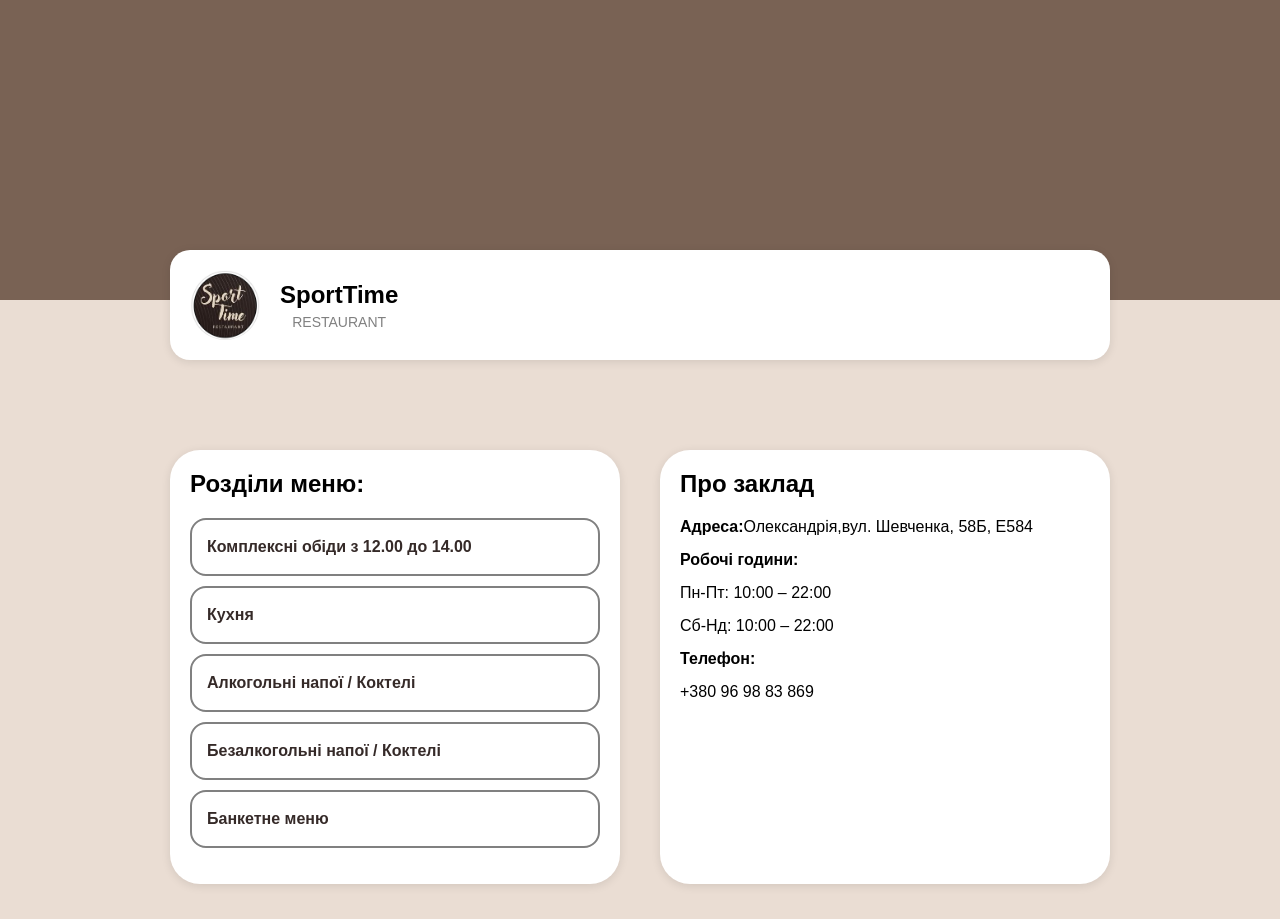
<file: index.html>
<!DOCTYPE html>
<html lang="uk">
  <head>
    <meta charset="UTF-8" />
    <meta name="viewport" content="width=device-width, initial-scale=1.0" />
    <link rel="stylesheet" href="style.css" />
    <title>SportTime</title>
  </head>
  <body>
    <!-- Хедер -->
    <div class="header">
      <div class="header-bg"></div>
    </div>

    <!-- Інформація про ресторан -->
    <div class="container">
      <div class="restaurant-info">
        <img src="header/logo.png" alt="Логотип" class="logo" />
        <div class="restaurant-details">
          <h1>SportTime</h1>
          <p>RESTAURANT</p>
        </div>
      </div>

      <!-- Основний контент -->
      <div class="content">
        <!-- Секція меню -->
        <div class="menu-sections">
          <h2>Розділи меню:</h2>
          <ul>
            <li>
              <a href="">Комплексні обіди з 12.00 до 14.00</a>
            </li>
            <li><a href="index2.html">Кухня</a></li>
            <li><a href="index3.html">Алкогольні напої / Коктелі</a></li>
            <li><a href="index4.html">Безалкогольні напої / Коктелі</a></li>
            <li><a href="index5.html">Банкетне меню</a></li>
          </ul>
        </div>

        <!-- Секція про заклад -->
        <div class="about-restaurant">
          <h2>Про заклад</h2>
          <ul>
            <li>
              <strong>Адреса:</strong>Олександрія,вул. Шевченка, 58Б, E584
            </li>
            <li><strong>Робочі години:</strong></li>
            <p>Пн-Пт: 10:00 – 22:00</p>
            <p>Сб-Нд: 10:00 – 22:00</p>
            <li><strong>Телефон:</strong></li>
            <p>+380 96 98 83 869</p>
            <!-- <li><strong>Соц мережі:</strong></li> -->
            <!-- <p><a href="">Instagram</a></p> -->
          </ul>
        </div>
      </div>
    </div>
  </body>
</html>
</file>
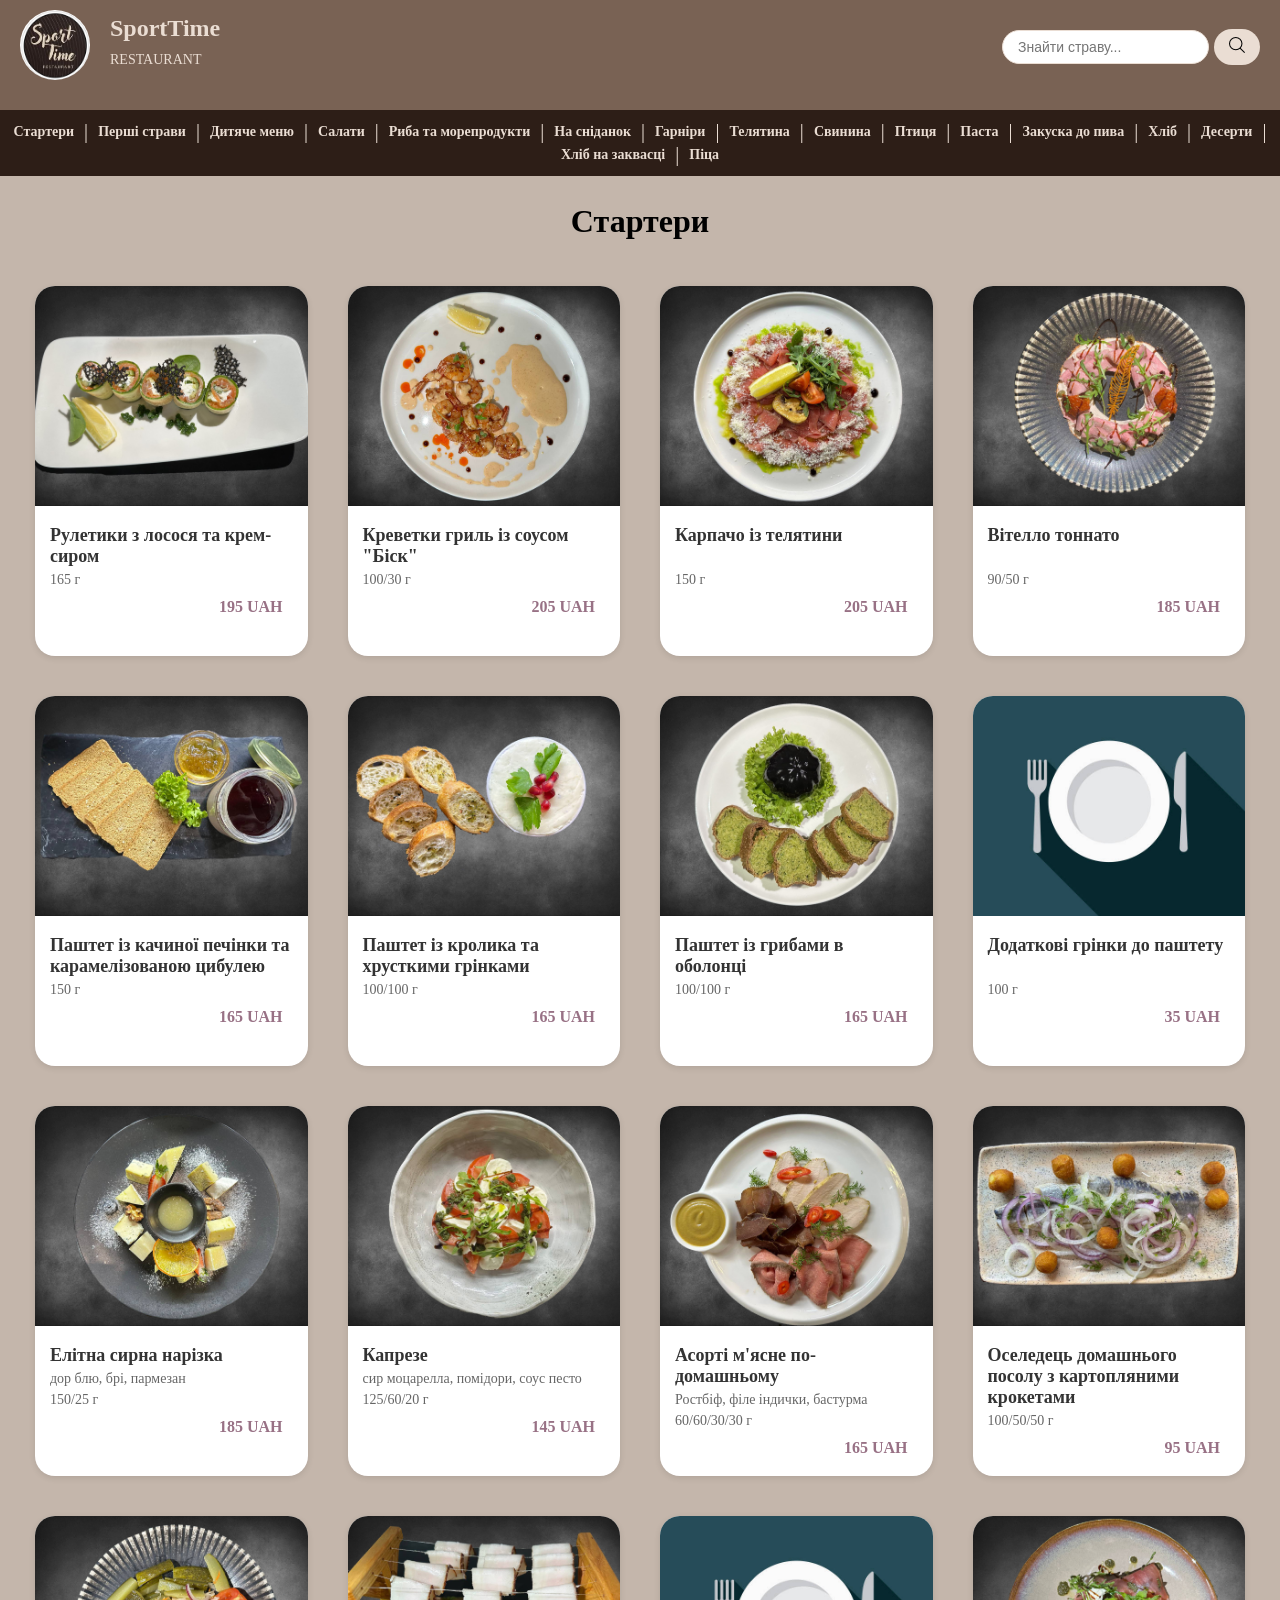
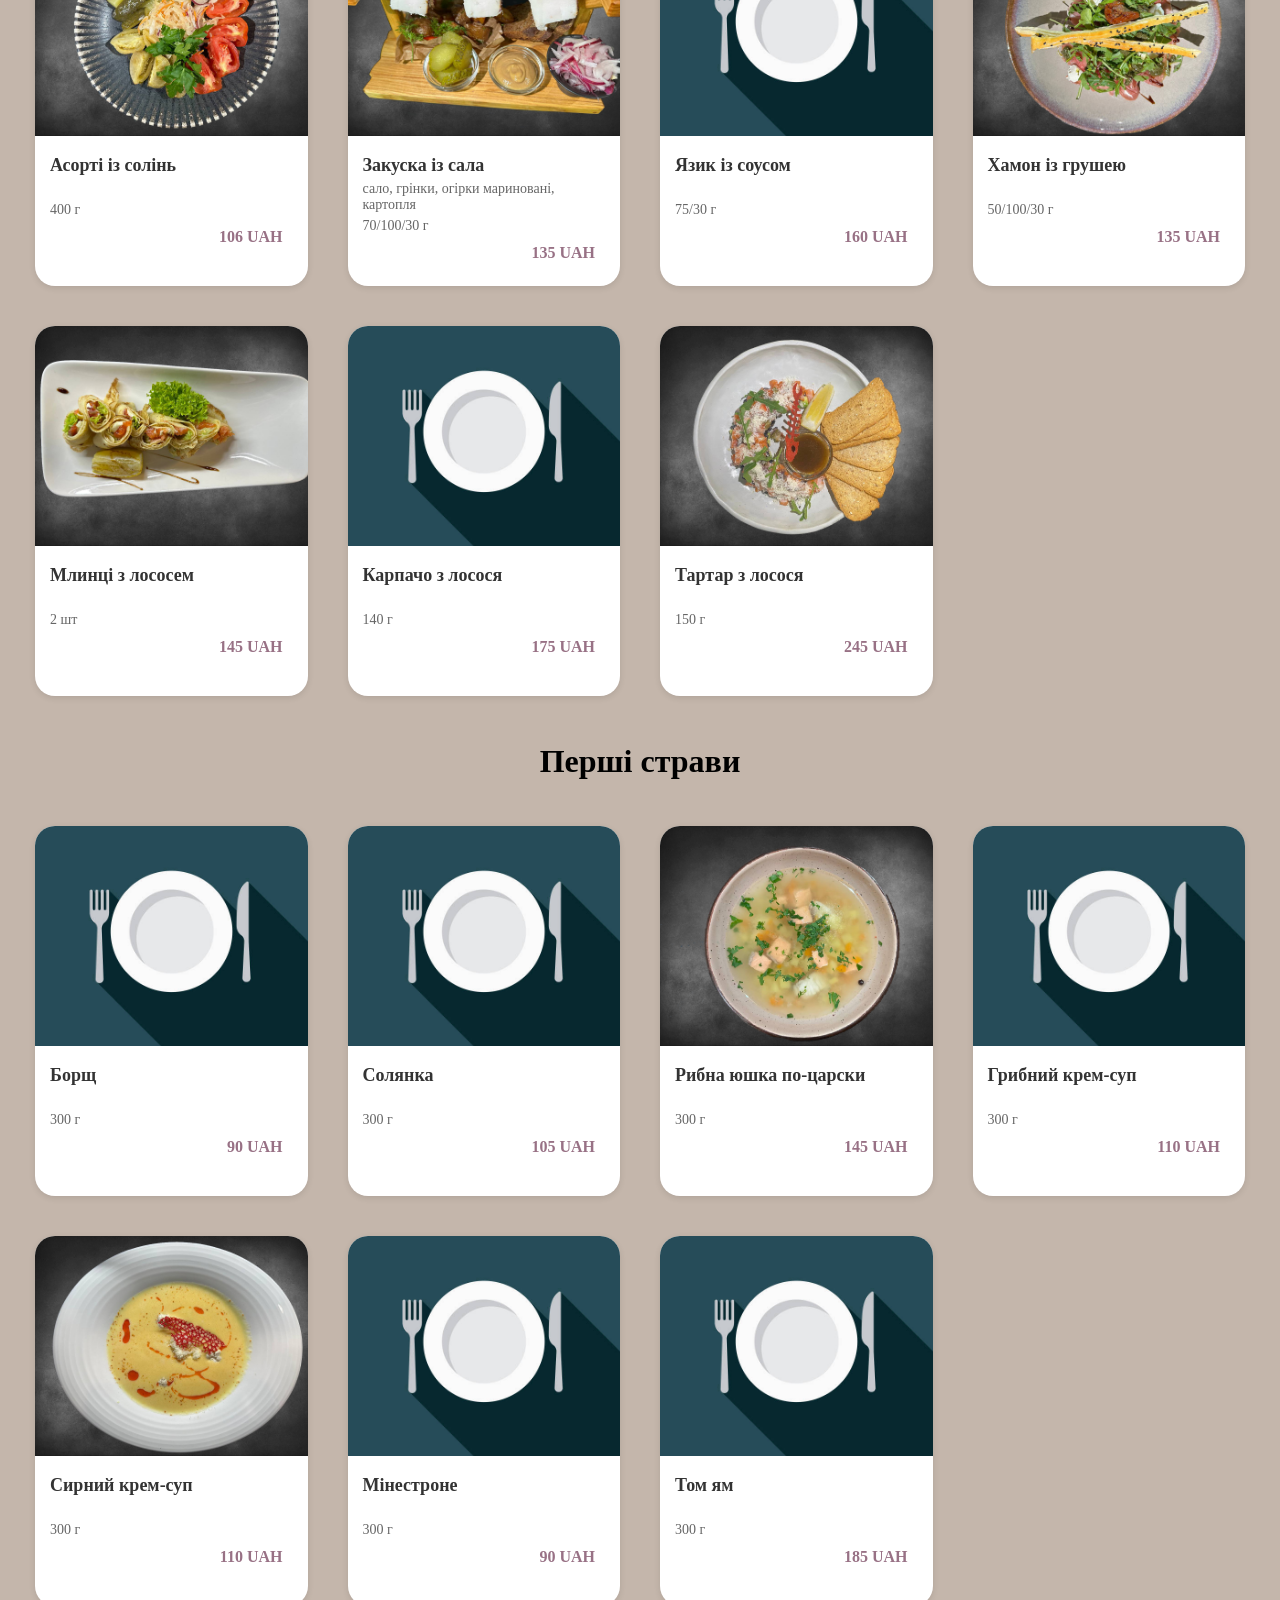
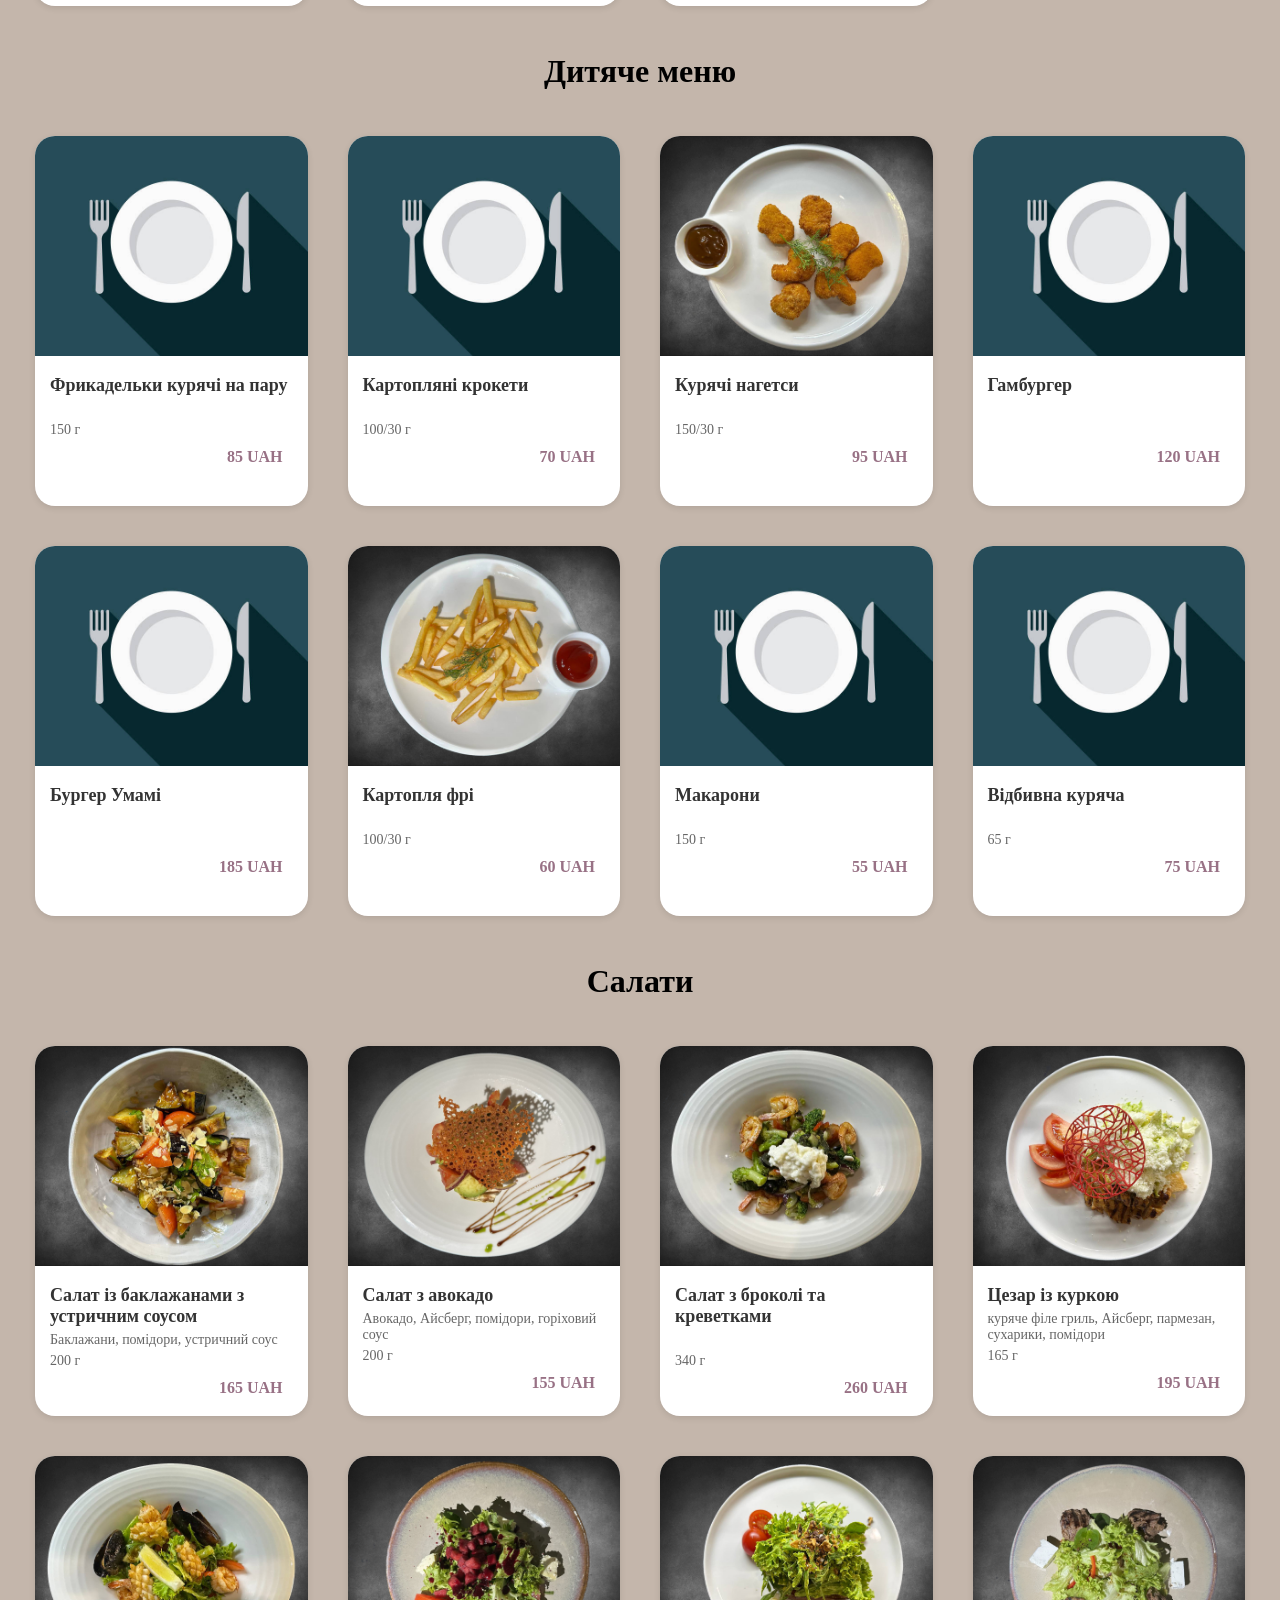
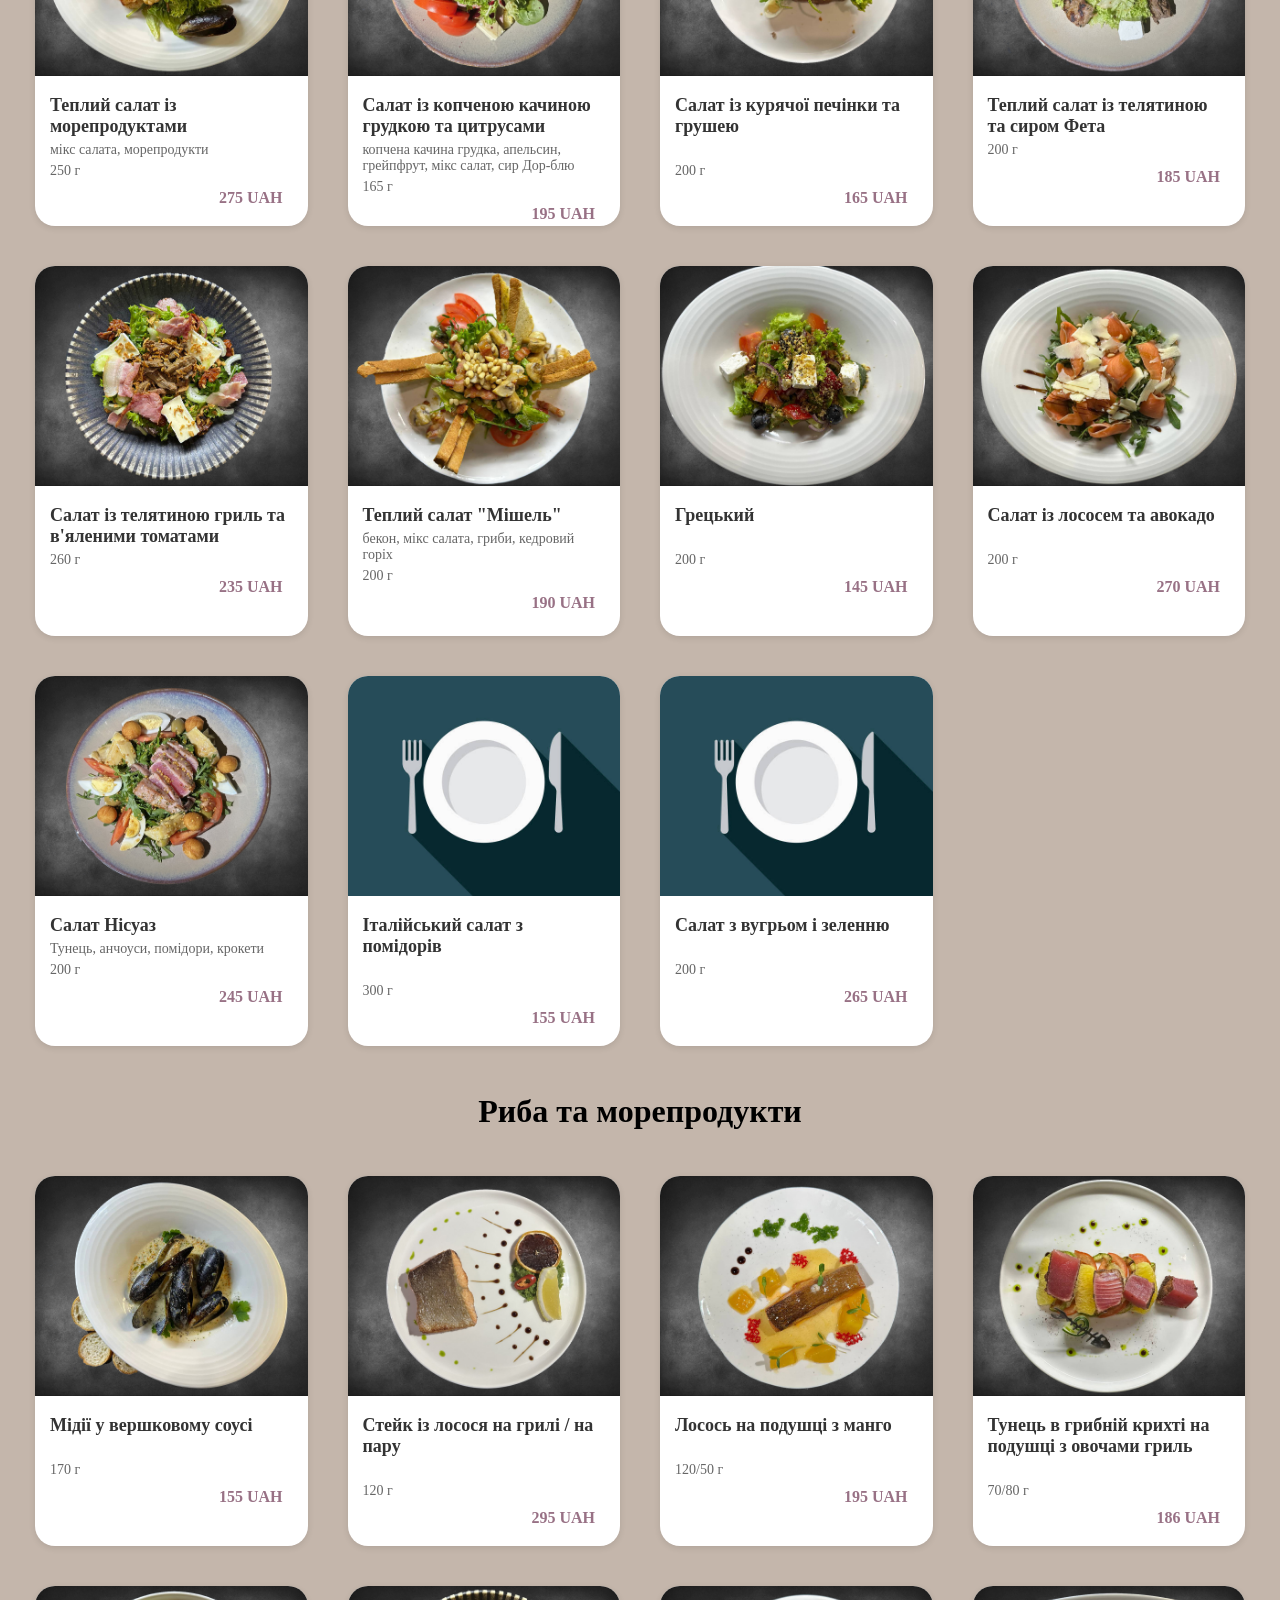
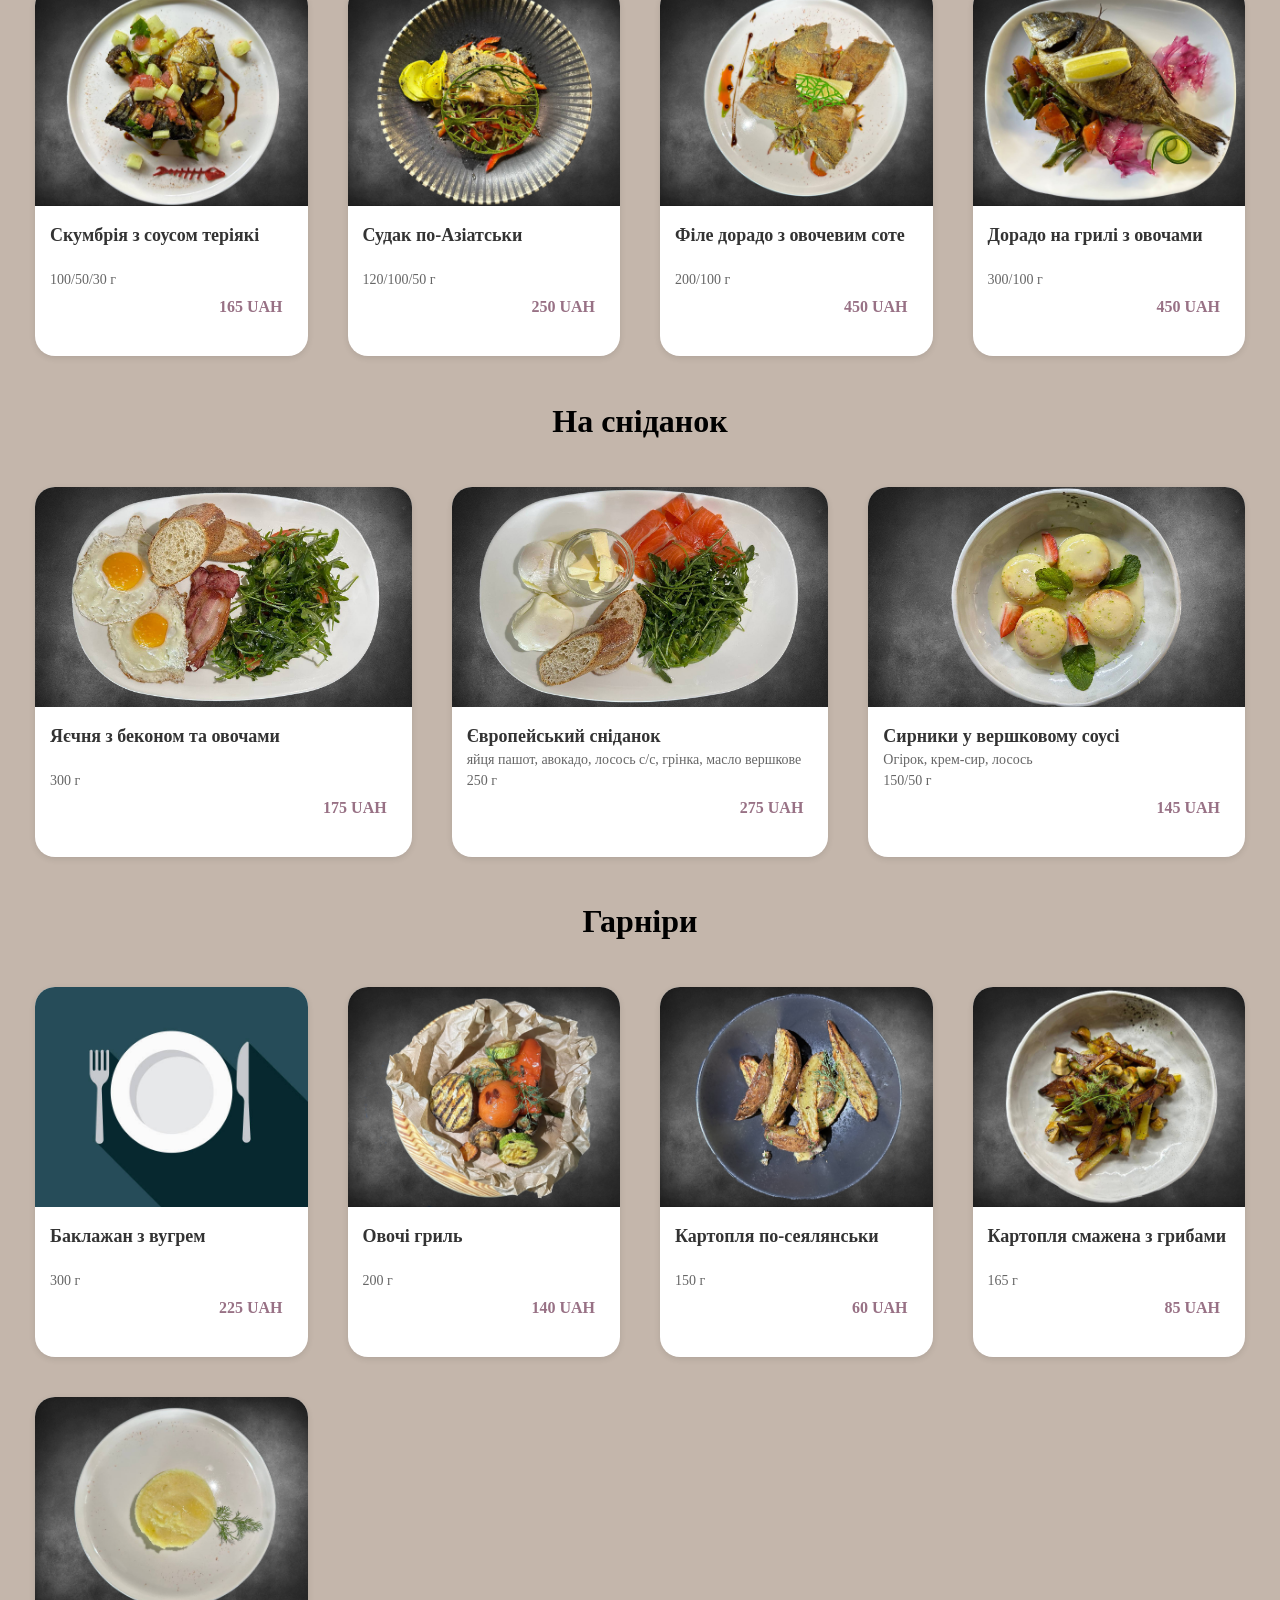
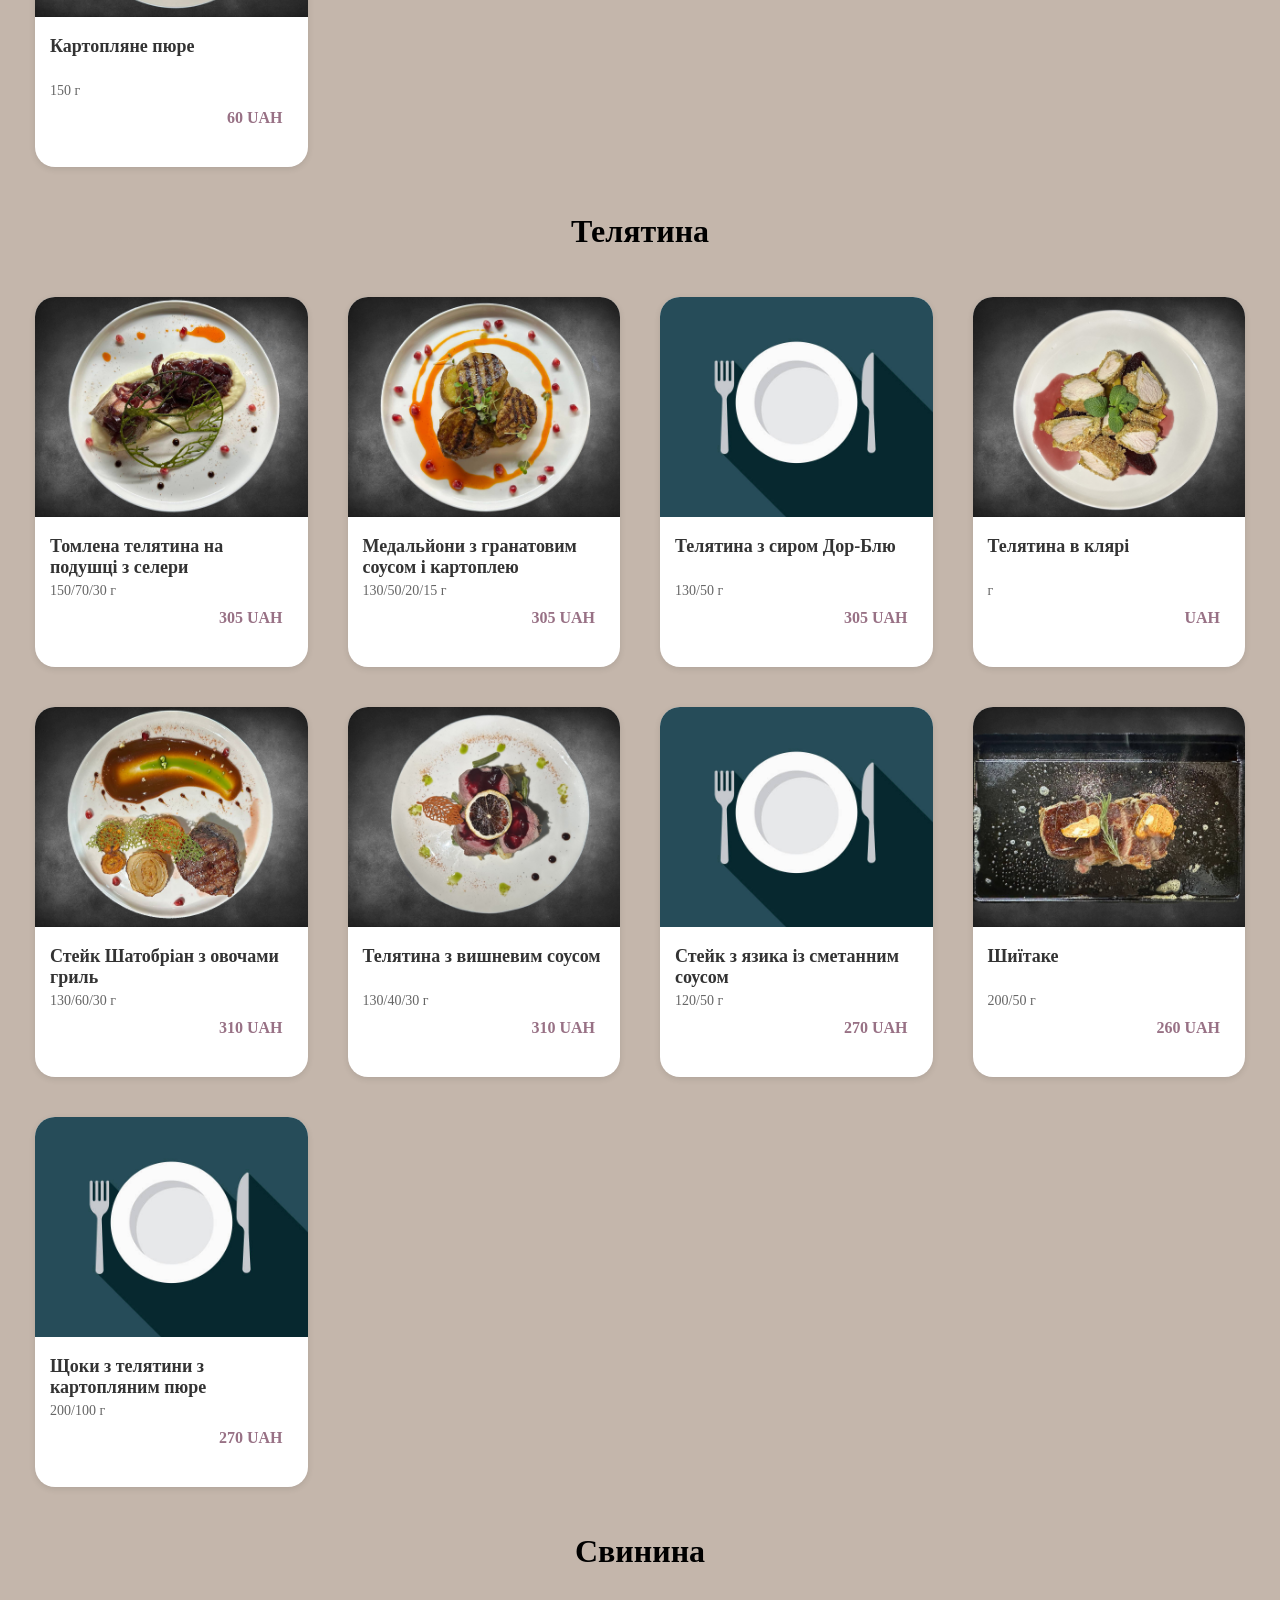
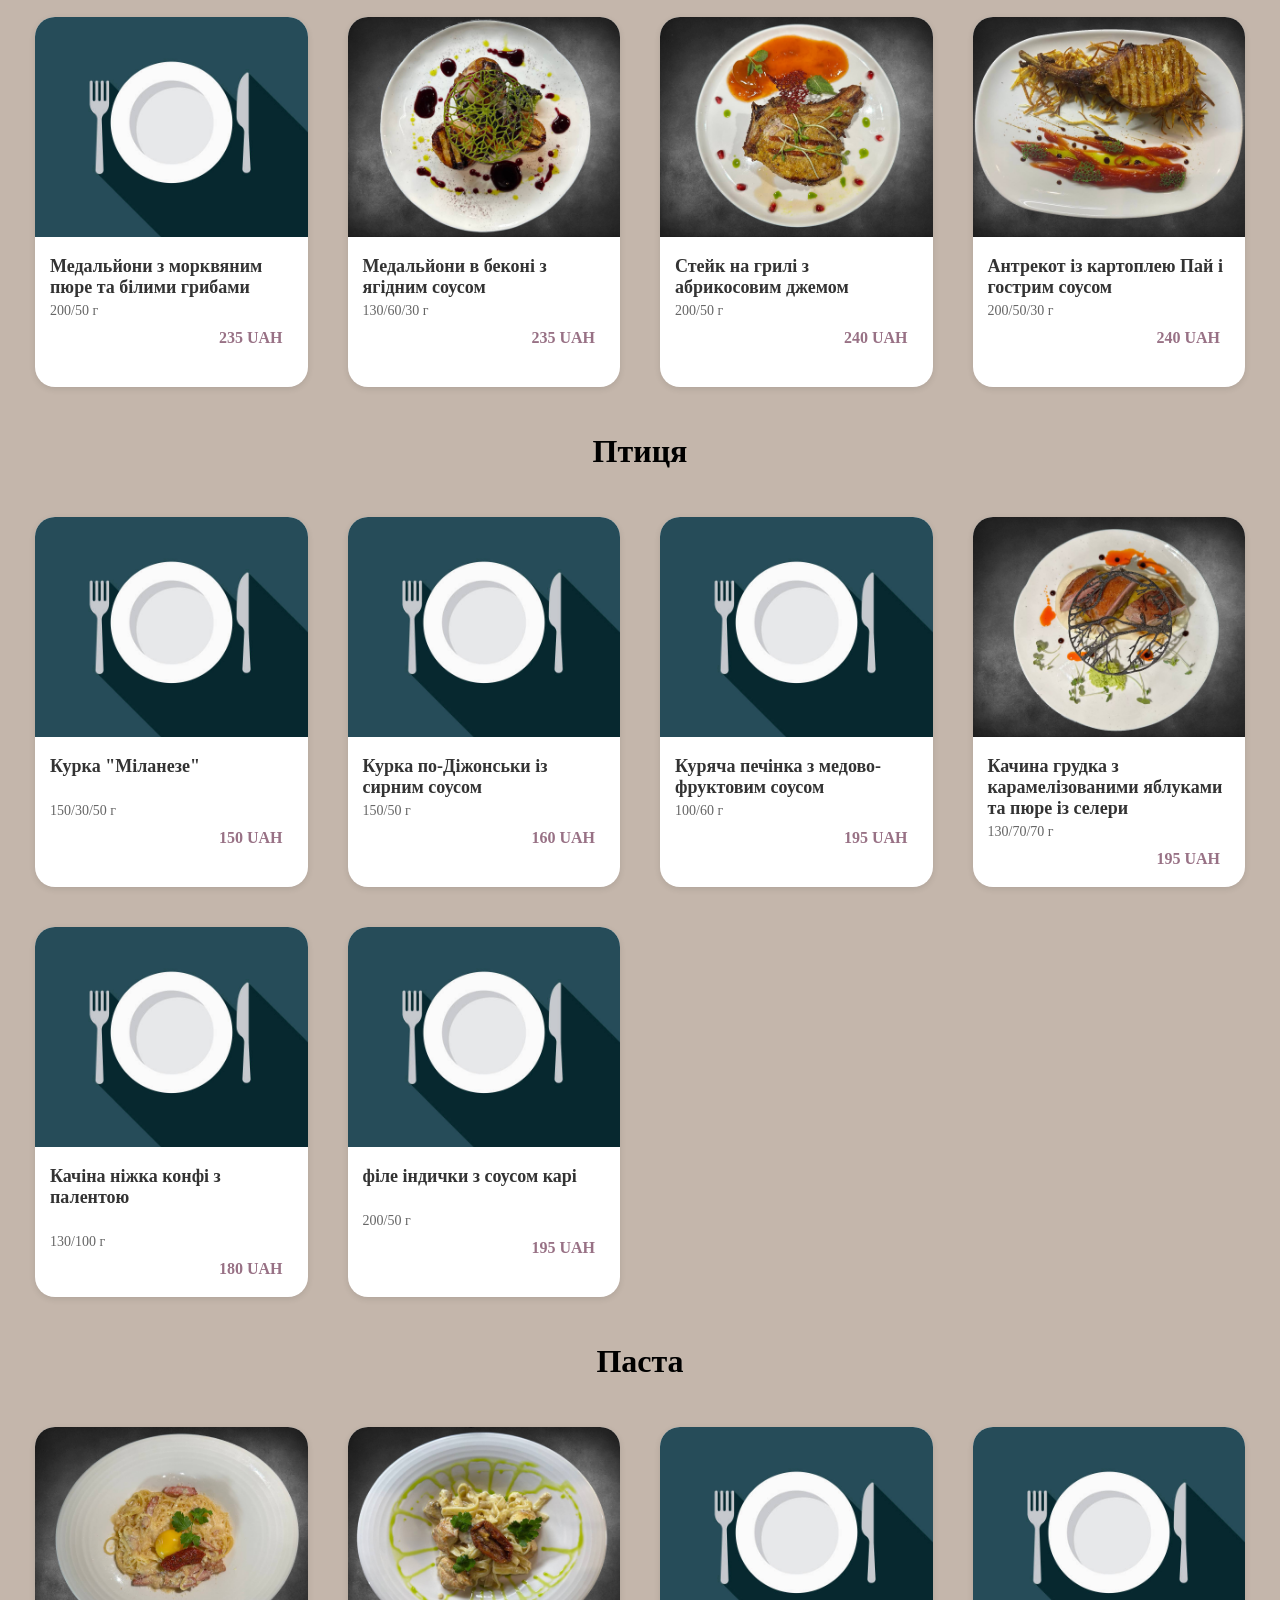
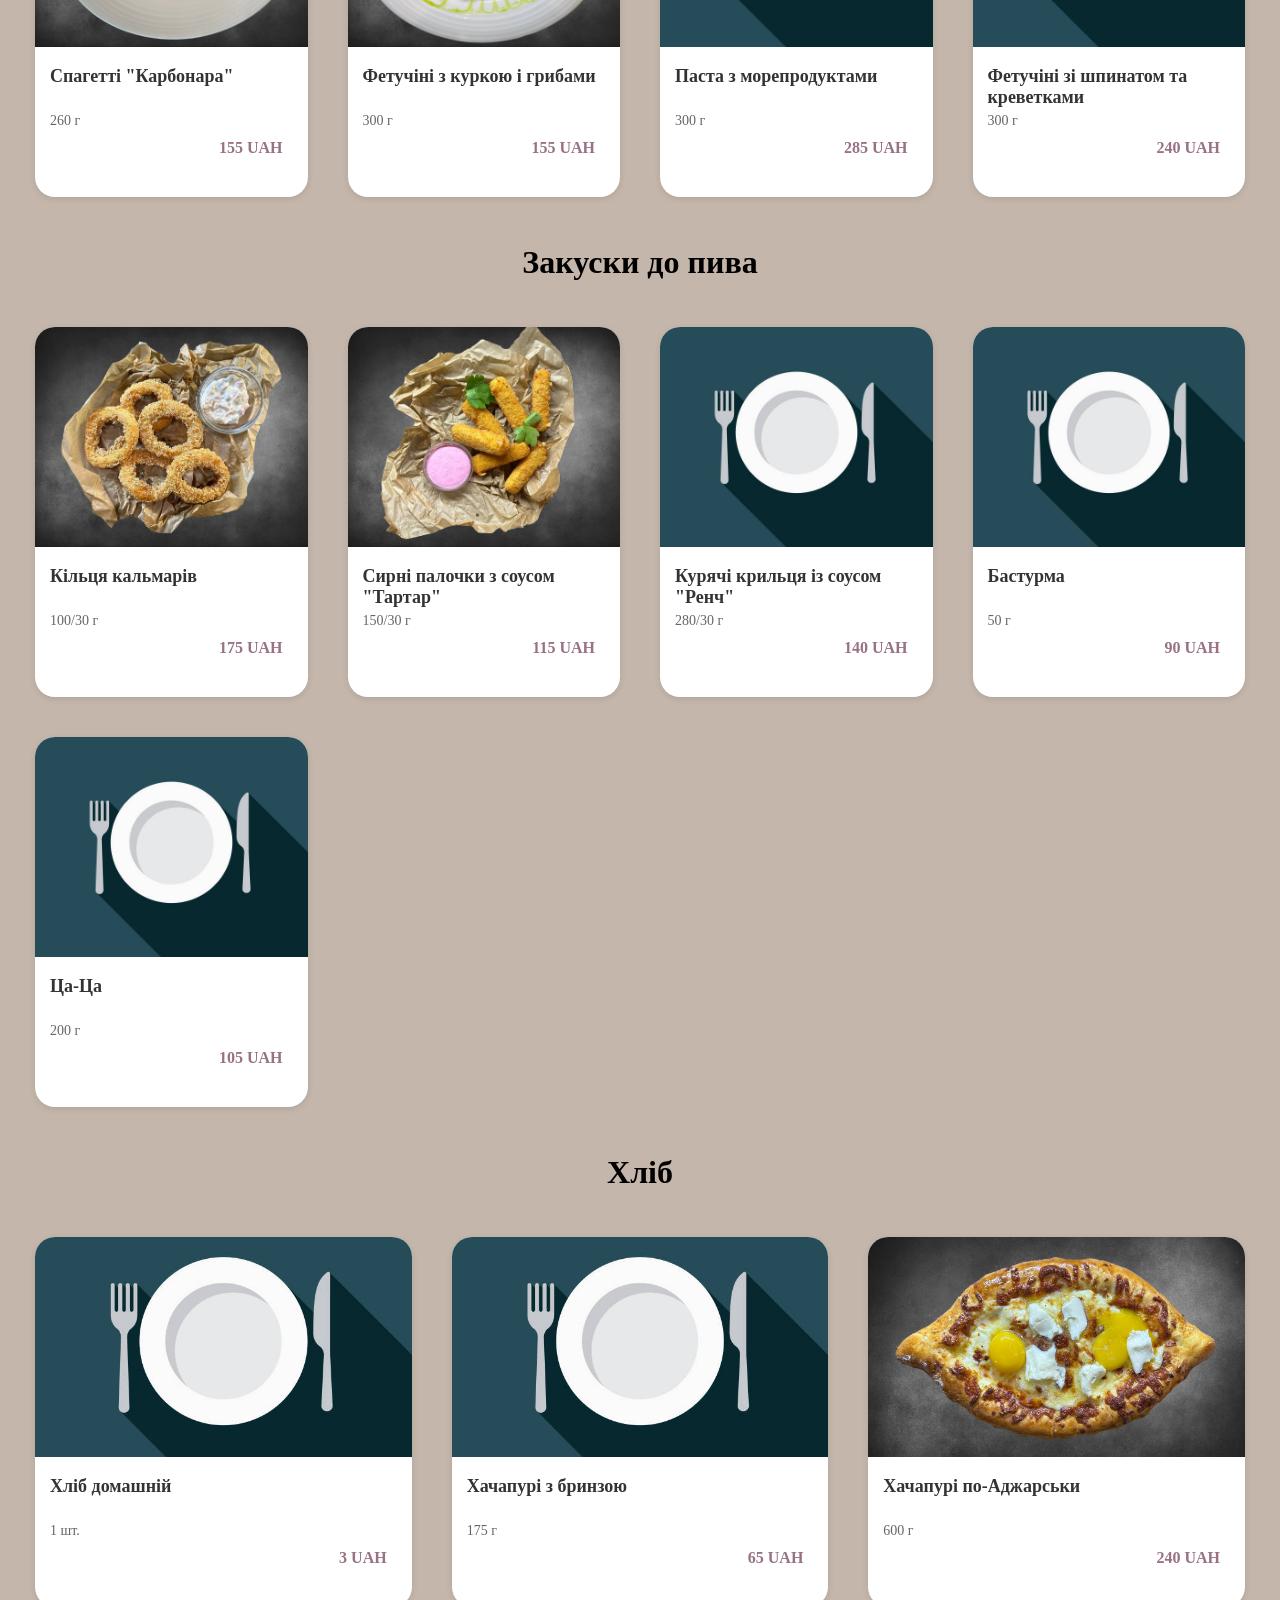
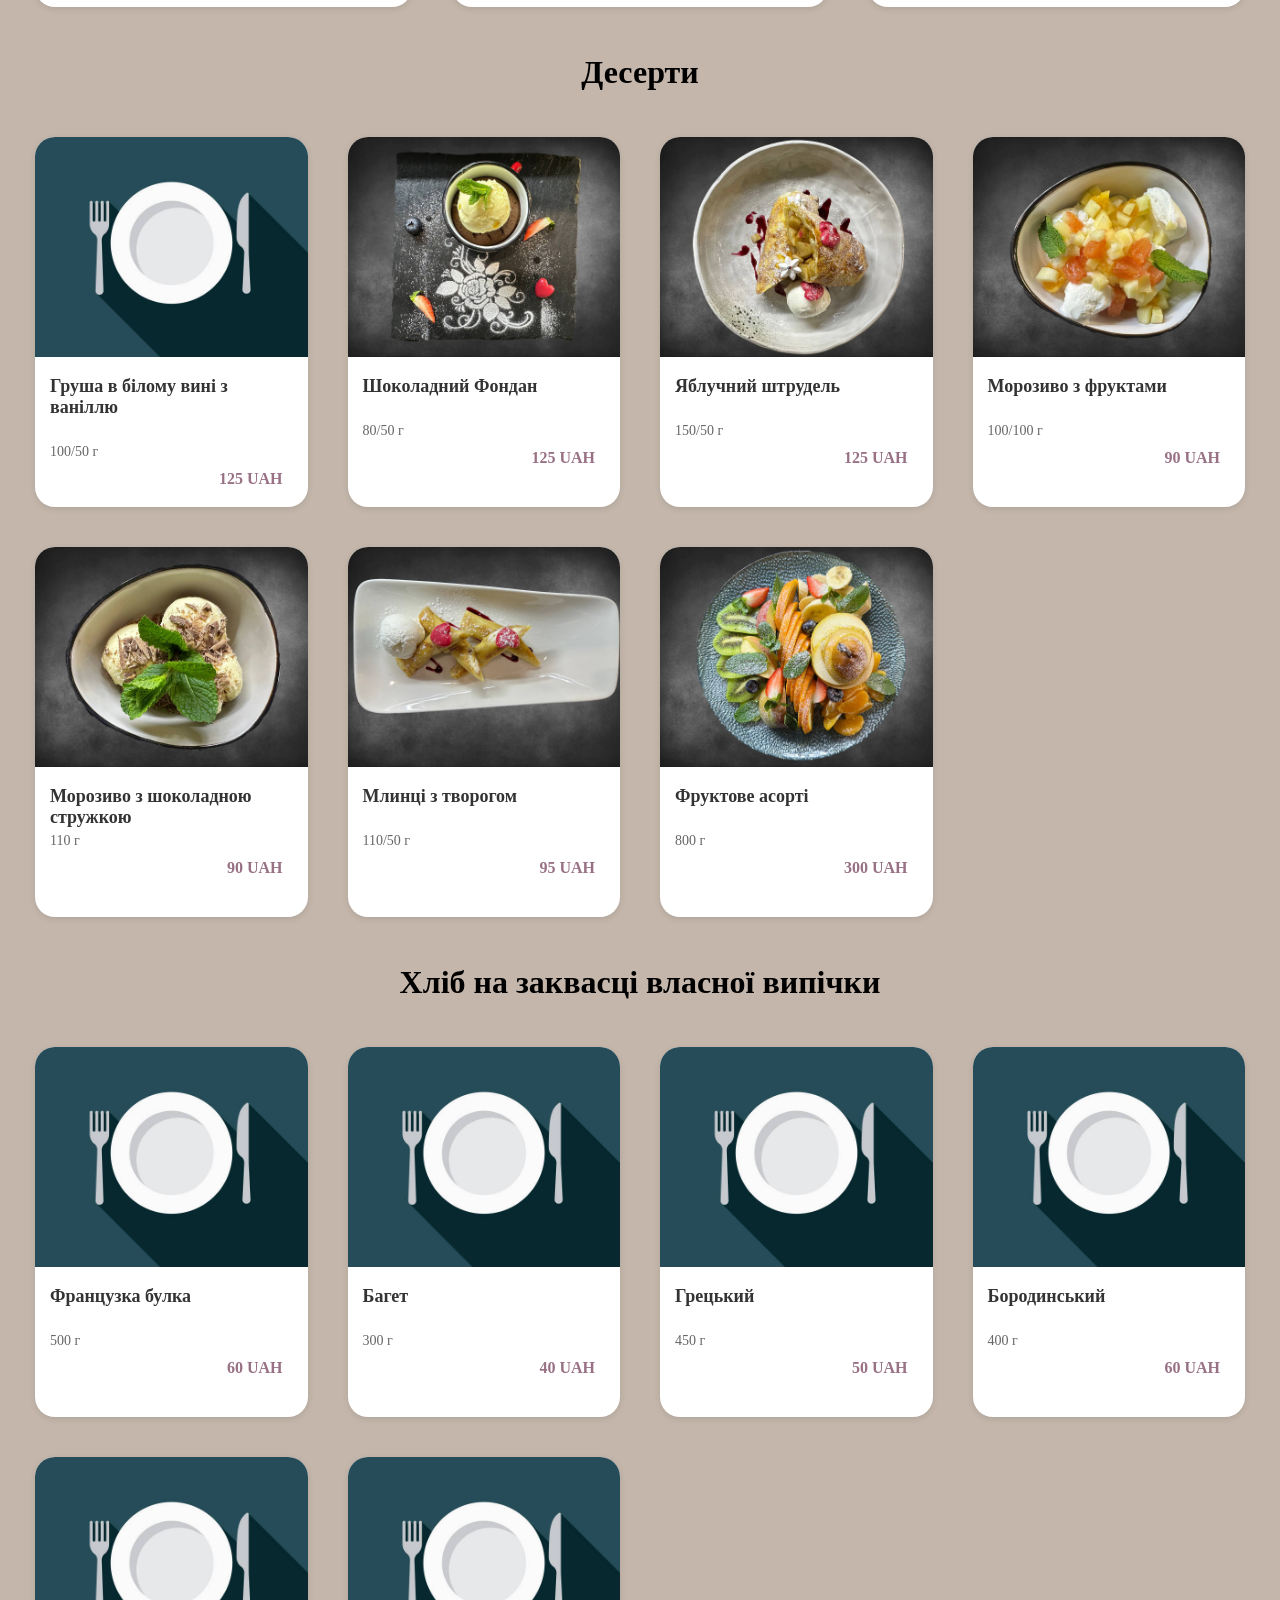
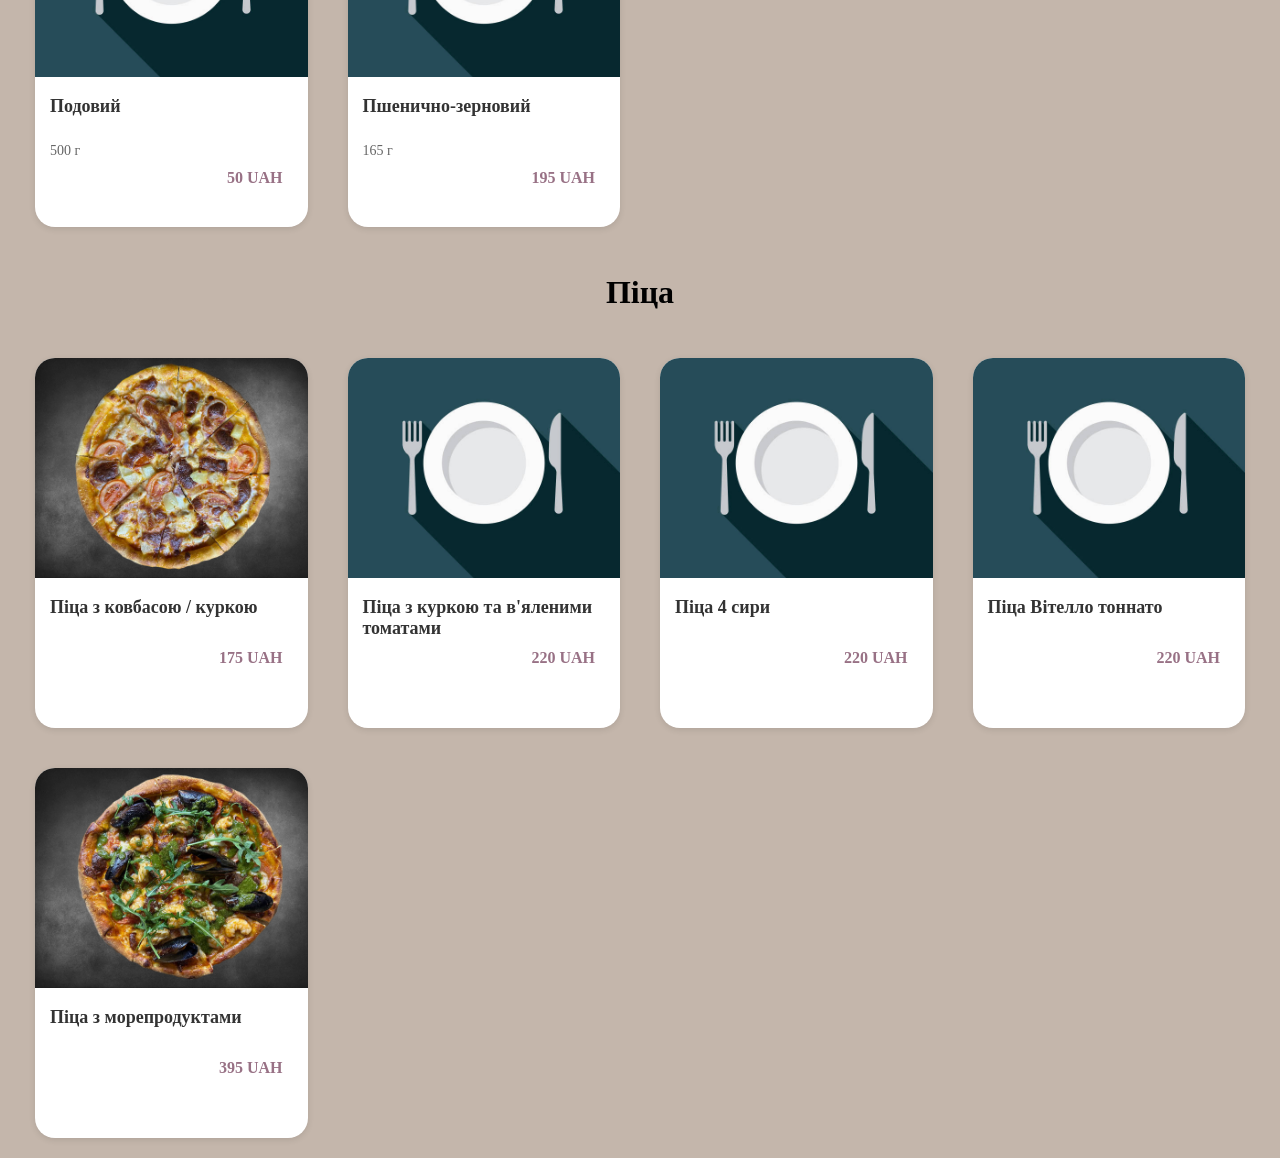
<file: index2.html>
<!DOCTYPE html>
<html lang="uk">
  <head>
    <meta charset="UTF-8" />
    <meta name="viewport" content="width=device-width, initial-scale=1.0" />
    <title>SportTime</title>
    <link rel="stylesheet" href="styles1.css" />
    <link rel="icon" href="header/favicon.ico" />
    <link rel="icon" href="header/favicon.png" type="image/svg+xml" />
    <link rel="apple-touch-icon" href="header/favicon.png" />
  </head>
  <body>
    <!-- Хедер -->
    <header class="header">
      <div class="header-container">
        <div class="header__row">
          <a href="index.html">
            <img src="header/logo.png" alt="Логотип" class="logo"
          /></a>

          <div class="restaurant-details">
            <h1>SportTime</h1>
            <p>RESTAURANT</p>
          </div>
          <div class="search-container">
            <input
              type="text"
              placeholder="Знайти страву..."
              id="searchInput"
            />
            <button type="button" onclick="searchDish()">
              <img src="header/лупа.png" alt="" />
            </button>
          </div>
        </div>
      </div>
    </header>
    <nav class="navigation">
      <ul>
        <li><a href="#starters">Стартери</a></li>
        <li><a href="#soups">Перші страви</a></li>
        <li><a href="#kids-menu">Дитяче меню</a></li>
        <li><a href="#salads">Салати</a></li>
        <li><a href="#seafood">Риба та морепродукти</a></li>
        <li><a href="#breakfast">На сніданок</a></li>
        <li><a href="#side-dishes">Гарніри</a></li>
        <li><a href="#veal">Телятина</a></li>
        <li><a href="#pork">Свинина</a></li>
        <li><a href="#chicken">Птиця</a></li>
        <li><a href="#pasta">Паста</a></li>
        <li><a href="#beer-snacks">Закуска до пива</a></li>
        <li><a href="#bread">Хліб</a></li>
        <li><a href="#desserts">Десерти</a></li>
        <li><a href="#sourdough-bread">Хліб на заквасці</a></li>
        <li><a href="#pizza">Піца</a></li>
      </ul>
    </nav>
    <div class="container">
      <!-- Заголовок сторінки -->
      <section id="starters" class="section-title">
        <h2>Стартери</h2>
      </section>
      <section class="dishes">
        <div class="dish-card">
          <img src="food/рулетики.jpg" alt="Рулетики" />
          <div class="dish-info">
            <h3>Рулетики з лосося та крем-сиром</h3>
            <p class="dish-description"></p>
            <p class="dish-descriptiong">165 г</p>
          </div>
          <p class="dish-price">195 UAH</p>
        </div>
        <div class="dish-card">
          <img src="food/креветки.jpg" alt="Креветки" />
          <div class="dish-info">
            <h3>Креветки гриль із соусом "Біск"</h3>
            <p class="dish-description"></p>
            <p class="dish-descriptiong">100/30 г</p>
          </div>
          <p class="dish-price">205 UAH</p>
        </div>
        <div class="dish-card">
          <img src="food/Карпачозтел.jpg" alt="Карпачо із телятини" />
          <div class="dish-info">
            <h3>Карпачо із телятини</h3>
            <p class="dish-description"><span>Lorem, ipsum dolor.</span></p>
            <p class="dish-descriptiong">150 г</p>
          </div>
          <p class="dish-price">205 UAH</p>
        </div>
        <div class="dish-card">
          <img src="food/вітело.jpg" alt="Вітело тоннато" />
          <div class="dish-info">
            <h3>Вітелло тоннато</h3>
            <p class="dish-description"><span>Lorem, ipsum dolor.</span></p>
            <p class="dish-descriptiong">90/50 г</p>
          </div>
          <p class="dish-price">185 UAH</p>
        </div>
        <div class="dish-card">
          <img
            src="food/паштетутка.jpg"
            alt="Паштет із качиної печінки та карамелізованою цибулею"
          />
          <div class="dish-info">
            <h3>Паштет із качиної печінки та карамелізованою цибулею</h3>
            <p class="dish-description"></p>
            <p class="dish-descriptiong">150 г</p>
          </div>
          <p class="dish-price">165 UAH</p>
        </div>
        <div class="dish-card">
          <img
            src="food/паштеткроль.jpg"
            alt="Паштет із кролика та хрусткими грінками"
          />
          <div class="dish-info">
            <h3>Паштет із кролика та хрусткими грінками</h3>
            <p class="dish-description"></p>
            <p class="dish-descriptiong">100/100 г</p>
          </div>
          <p class="dish-price">165 UAH</p>
        </div>
        <div class="dish-card">
          <img src="food/паштет з грибами.jpg" alt="Паштет із грибів" />
          <div class="dish-info">
            <h3>Паштет із грибами в оболонці</h3>
            <p class="dish-description"></p>
            <p class="dish-descriptiong">100/100 г</p>
          </div>
          <p class="dish-price">165 UAH</p>
        </div>
        <div class="dish-card">
          <img src="food/блюдо.jpg" alt="Додаткові грінки до паштету" />
          <div class="dish-info">
            <h3>Додаткові грінки до паштету</h3>
            <p class="dish-description"><span>Lorem, ipsum dolor.</span></p>
            <p class="dish-descriptiong">100 г</p>
          </div>
          <p class="dish-price">35 UAH</p>
        </div>
        <div class="dish-card">
          <img src="food/елітка.jpg" alt="Елітна сирна нарізка" />
          <div class="dish-info">
            <h3>Елітна сирна нарізка</h3>
            <p class="dish-description">дор блю, брі, пармезан</p>
            <p class="dish-descriptiong">150/25 г</p>
          </div>
          <p class="dish-price">185 UAH</p>
        </div>
        <div class="dish-card">
          <img src="food/капрезе.jpg" alt="Капрезе" />
          <div class="dish-info">
            <h3>Капрезе</h3>
            <p class="dish-description">сир моцарелла, помідори, соус песто</p>
            <p class="dish-descriptiong">125/60/20 г</p>
          </div>
          <p class="dish-price">145 UAH</p>
        </div>
        <div class="dish-card">
          <img src="food/асортімяс.jpg" alt="Асорті м'ясне по-домашньому" />
          <div class="dish-info">
            <h3>Асорті м'ясне по-домашньому</h3>
            <p class="dish-description">Ростбіф, філе індички, бастурма</p>
            <p class="dish-descriptiong">60/60/30/30 г</p>
          </div>
          <p class="dish-price">165 UAH</p>
        </div>
        <div class="dish-card">
          <img
            src="food/оселедець.jpg"
            alt="Оселедець домашнього посолу з картопляними крокетами"
          />
          <div class="dish-info">
            <h3>Оселедець домашнього посолу з картопляними крокетами</h3>
            <p class="dish-description"></p>
            <p class="dish-descriptiong">100/50/50 г</p>
          </div>
          <p class="dish-price">95 UAH</p>
        </div>
        <div class="dish-card">
          <img src="food/Соління.jpg" alt="Асорті із солінь" />
          <div class="dish-info">
            <h3>Асорті із солінь</h3>
            <p class="dish-description"><span>Lorem, ipsum dolor.</span></p>
            <p class="dish-descriptiong">400 г</p>
          </div>
          <p class="dish-price">106 UAH</p>
        </div>
        <div class="dish-card">
          <img src="food/Закуска сало.jpg" alt="Закуска сало" />
          <div class="dish-info">
            <h3>Закуска із сала</h3>
            <p class="dish-description">
              сало, грінки, огірки мариновані, картопля
            </p>
            <p class="dish-descriptiong">70/100/30 г</p>
          </div>
          <p class="dish-price">135 UAH</p>
        </div>
        <div class="dish-card">
          <img src="food/блюдо.jpg" alt="Язик із соусом" />
          <div class="dish-info">
            <h3>Язик із соусом</h3>
            <p class="dish-description"><span>Lorem, ipsum dolor.</span></p>
            <p class="dish-descriptiong">75/30 г</p>
          </div>
          <p class="dish-price">160 UAH</p>
        </div>
        <div class="dish-card">
          <img src="food/хамон з груш.jpg" alt="Хамон із грушею" />
          <div class="dish-info">
            <h3>Хамон із грушею</h3>
            <p class="dish-description"><span>Lorem, ipsum dolor.</span></p>
            <p class="dish-descriptiong">50/100/30 г</p>
          </div>
          <p class="dish-price">135 UAH</p>
        </div>
        <div class="dish-card">
          <img src="food/млинцілось.jpg" alt="Млинці з лососем" />
          <div class="dish-info">
            <h3>Млинці з лососем</h3>
            <p class="dish-description"><span>Lorem, ipsum dolor.</span></p>
            <p class="dish-descriptiong">2 шт</p>
          </div>
          <p class="dish-price">145 UAH</p>
        </div>
        <div class="dish-card">
          <img src="food/блюдо.jpg" alt="Карпачо з лосося" />
          <div class="dish-info">
            <h3>Карпачо з лосося</h3>
            <p class="dish-description"><span>Lorem, ipsum dolor.</span></p>
            <p class="dish-descriptiong">140 г</p>
          </div>
          <p class="dish-price">175 UAH</p>
        </div>
        <div class="dish-card">
          <img src="food/тартарлось.jpg" alt="Тартар з лосося" />
          <div class="dish-info">
            <h3>Тартар з лосося</h3>
            <p class="dish-description"><span>Lorem, ipsum dolor.</span></p>
            <p class="dish-descriptiong">150 г</p>
          </div>
          <p class="dish-price">245 UAH</p>
        </div>
      </section>
      <section id="soups" class="section-title">
        <h2>Перші страви</h2>
      </section>
      <section class="dishes">
        <div class="dish-card">
          <img src="food/блюдо.jpg" alt="борщ" />
          <div class="dish-info">
            <h3>Борщ</h3>
            <p class="dish-description"><span>Lorem, ipsum dolor.</span></p>
            <p class="dish-descriptiong">300 г</p>
          </div>
          <p class="dish-price">90 UAH</p>
        </div>
        <div class="dish-card">
          <img src="food/блюдо.jpg" alt="солянка" />
          <div class="dish-info">
            <h3>Солянка</h3>
            <p class="dish-description"><span>Lorem, ipsum dolor.</span></p>
            <p class="dish-descriptiong">300 г</p>
          </div>
          <p class="dish-price">105 UAH</p>
        </div>
        <div class="dish-card">
          <img src="food/рибна ушка.jpg" alt="рибна юшка" />
          <div class="dish-info">
            <h3>Рибна юшка по-царски</h3>
            <p class="dish-description"><span>Lorem, ipsum dolor.</span></p>
            <p class="dish-descriptiong">300 г</p>
          </div>
          <p class="dish-price">145 UAH</p>
        </div>
        <div class="dish-card">
          <img src="food/блюдо.jpg" alt="грибний крем суп" />
          <div class="dish-info">
            <h3>Грибний крем-суп</h3>
            <p class="dish-description"><span>Lorem, ipsum dolor.</span></p>
            <p class="dish-descriptiong">300 г</p>
          </div>
          <p class="dish-price">110 UAH</p>
        </div>
        <div class="dish-card">
          <img src="food/Сирний крем-суп.jpg" alt="сирний крем суп" />
          <div class="dish-info">
            <h3>Сирний крем-суп</h3>
            <p class="dish-description"><span>Lorem, ipsum dolor.</span></p>
            <p class="dish-descriptiong">300 г</p>
          </div>
          <p class="dish-price">110 UAH</p>
        </div>
        <div class="dish-card">
          <img src="food/блюдо.jpg" alt="мінестроне" />
          <div class="dish-info">
            <h3>Мінестроне</h3>
            <p class="dish-description"><span>Lorem, ipsum dolor.</span></p>
            <p class="dish-descriptiong">300 г</p>
          </div>
          <p class="dish-price">90 UAH</p>
        </div>
        <div class="dish-card">
          <img src="food/блюдо.jpg" alt="том ям" />
          <div class="dish-info">
            <h3>Том ям</h3>
            <p class="dish-description"><span>Lorem, ipsum dolor.</span></p>
            <p class="dish-descriptiong">300 г</p>
          </div>
          <p class="dish-price">185 UAH</p>
        </div>
      </section>
      <section id="kids-menu" class="section-title">
        <h2>Дитяче меню</h2>
      </section>
      <section class="dishes">
        <div class="dish-card">
          <img src="food/блюдо.jpg" alt="фрикадельки" />
          <div class="dish-info">
            <h3>Фрикадельки курячі на пару</h3>
            <p class="dish-description"><span>Lorem, ipsum dolor.</span></p>
            <p class="dish-descriptiong">150 г</p>
          </div>
          <p class="dish-price">85 UAH</p>
        </div>
        <div class="dish-card">
          <img src="food/блюдо.jpg" alt="крокети" />
          <div class="dish-info">
            <h3>Картопляні крокети</h3>
            <p class="dish-description"><span>Lorem, ipsum dolor.</span></p>
            <p class="dish-descriptiong">100/30 г</p>
          </div>
          <p class="dish-price">70 UAH</p>
        </div>
        <div class="dish-card">
          <img src="food/нагетси.jpg" alt="Нагетси" />
          <div class="dish-info">
            <h3>Курячі нагетси</h3>
            <p class="dish-description"><span>Lorem, ipsum dolor.</span></p>
            <p class="dish-descriptiong">150/30 г</p>
          </div>
          <p class="dish-price">95 UAH</p>
        </div>
        <div class="dish-card">
          <img src="food/блюдо.jpg" alt="бургер" />
          <div class="dish-info">
            <h3>Гамбургер</h3>
            <p class="dish-description"><span>Lorem, ipsum dolor.</span></p>
            <p class="dish-descriptiong"><span>Lorem, ipsum dolor.</span></p>
          </div>
          <p class="dish-price">120 UAH</p>
        </div>
        <div class="dish-card">
          <img src="food/блюдо.jpg" alt="Умамі" />
          <div class="dish-info">
            <h3>Бургер Умамі</h3>
            <p class="dish-description"><span>Lorem, ipsum dolor.</span></p>
            <p class="dish-descriptiong"><span>Lorem, ipsum dolor.</span></p>
          </div>
          <p class="dish-price">185 UAH</p>
        </div>
        <div class="dish-card">
          <img src="food/фрі.jpg" alt="фрі" />
          <div class="dish-info">
            <h3>Картопля фрі</h3>
            <p class="dish-description"><span>Lorem, ipsum dolor.</span></p>
            <p class="dish-descriptiong">100/30 г</p>
          </div>
          <p class="dish-price">60 UAH</p>
        </div>
        <div class="dish-card">
          <img src="food/блюдо.jpg" alt="Макарони" />
          <div class="dish-info">
            <h3>Макарони</h3>
            <p class="dish-description"><span>Lorem, ipsum dolor.</span></p>
            <p class="dish-descriptiong">150 г</p>
          </div>
          <p class="dish-price">55 UAH</p>
        </div>
        <div class="dish-card">
          <img src="food/блюдо.jpg" alt="відбивна" />
          <div class="dish-info">
            <h3>Відбивна куряча</h3>
            <p class="dish-description"><span>Lorem, ipsum dolor.</span></p>
            <p class="dish-descriptiong">65 г</p>
          </div>
          <p class="dish-price">75 UAH</p>
        </div>
      </section>
      <section id="salads" class="section-title">
        <h2>Салати</h2>
      </section>
      <section class="dishes">
        <div class="dish-card">
          <img
            src="food/бакустр.jpg"
            alt="Салат із баклажанами з устричним соусом"
          />
          <div class="dish-info">
            <h3>Салат із баклажанами з устричним соусом</h3>
            <p class="dish-description">Баклажани, помідори, устричний соус</p>
            <p class="dish-descriptiong">200 г</p>
          </div>
          <p class="dish-price">165 UAH</p>
        </div>
        <div class="dish-card">
          <img src="food/СалатАвок.jpg" alt="Салат з авокадо" />
          <div class="dish-info">
            <h3>Салат з авокадо</h3>
            <p class="dish-description">
              Авокадо, Айсберг, помідори, горіховий соус
            </p>
            <p class="dish-descriptiong">200 г</p>
          </div>
          <p class="dish-price">155 UAH</p>
        </div>
        <div class="dish-card">
          <img src="food/броктакрев.jpg" alt="Салат з броколі та креветками" />
          <div class="dish-info">
            <h3>Салат з броколі та креветками</h3>
            <p class="dish-description"><span>Lorem, ipsum dolor.</span></p>
            <p class="dish-descriptiong">340 г</p>
          </div>
          <p class="dish-price">260 UAH</p>
        </div>
        <div class="dish-card">
          <img src="food/цезарь.jpg" alt="Цезарь із куркою" />
          <div class="dish-info">
            <h3>Цезар із куркою</h3>
            <p class="dish-description">
              куряче філе гриль, Айсберг, пармезан, сухарики, помідори
            </p>
            <p class="dish-descriptiong">165 г</p>
          </div>
          <p class="dish-price">195 UAH</p>
        </div>
        <div class="dish-card">
          <img
            src="food/теплийморік.jpg"
            alt="Теплий салат із морепродуктами"
          />
          <div class="dish-info">
            <h3>Теплий салат із морепродуктами</h3>
            <p class="dish-description">мікс салата, морепродукти</p>
            <p class="dish-descriptiong">250 г</p>
          </div>
          <p class="dish-price">275 UAH</p>
        </div>
        <div class="dish-card">
          <img
            src="food/копчкач.jpg"
            alt="Салат із копченою качиною грудкою та цитрусами"
          />
          <div class="dish-info">
            <h3>Салат із копченою качиною грудкою та цитрусами</h3>
            <p class="dish-description">
              копчена качина грудка, апельсин, грейпфрут, мікс салат, сир
              Дор-блю
            </p>
            <p class="dish-descriptiong">165 г</p>
          </div>
          <p class="dish-price">195 UAH</p>
        </div>
        <div class="dish-card">
          <img
            src="food/фірмений.jpg"
            alt="Салат із курячої печінки та грушею"
          />
          <div class="dish-info">
            <h3>Салат із курячої печінки та грушею</h3>
            <p class="dish-description"><span>Lorem, ipsum dolor.</span></p>
            <p class="dish-descriptiong">200 г</p>
          </div>
          <p class="dish-price">165 UAH</p>
        </div>
        <div class="dish-card">
          <img
            src="food/фета.jpg"
            alt="Теплий салат із телятиною та сиром Фета"
          />
          <div class="dish-info">
            <h3>Теплий салат із телятиною та сиром Фета</h3>
            <p class="dish-description"></p>
            <p class="dish-descriptiong">200 г</p>
          </div>
          <p class="dish-price">185 UAH</p>
        </div>
        <div class="dish-card">
          <img
            src="food/телятгриль.jpg"
            alt="Салат із телятиною гриль та в'яленими томатами"
          />
          <div class="dish-info">
            <h3>Салат із телятиною гриль та в'яленими томатами</h3>
            <p class="dish-description"></p>
            <p class="dish-descriptiong">260 г</p>
          </div>
          <p class="dish-price">235 UAH</p>
        </div>
        <div class="dish-card">
          <img src="food/мішель.jpg" alt="Мішель" />
          <div class="dish-info">
            <h3>Теплий салат "Мішель"</h3>
            <p class="dish-description">
              бекон, мікс салата, гриби, кедровий горіх
            </p>
            <p class="dish-descriptiong">200 г</p>
          </div>
          <p class="dish-price">190 UAH</p>
        </div>
        <div class="dish-card">
          <img src="food/греческий.jpg" alt="Грецький" />
          <div class="dish-info">
            <h3>Грецький</h3>
            <p class="dish-description"><span>Lorem, ipsum dolor.</span></p>
            <p class="dish-descriptiong">200 г</p>
          </div>
          <p class="dish-price">145 UAH</p>
        </div>
        <div class="dish-card">
          <img src="food/лосьавок.jpg" alt="Лосось та авок" />
          <div class="dish-info">
            <h3>Салат із лососем та авокадо</h3>
            <p class="dish-description"><span>Lorem, ipsum dolor.</span></p>
            <p class="dish-descriptiong">200 г</p>
          </div>
          <p class="dish-price">270 UAH</p>
        </div>
        <div class="dish-card">
          <img src="food/Нісуаз.jpg" alt="Нісуаз" />
          <div class="dish-info">
            <h3>Салат Нісуаз</h3>
            <p class="dish-description">Тунець, анчоуси, помідори, крокети</p>
            <p class="dish-descriptiong">200 г</p>
          </div>
          <p class="dish-price">245 UAH</p>
        </div>
        <div class="dish-card">
          <img src="food/блюдо.jpg" alt="італійський салат із помідорів" />
          <div class="dish-info">
            <h3>Італійський салат з помідорів</h3>
            <p class="dish-description"><span>Lorem, ipsum dolor.</span></p>
            <p class="dish-descriptiong">300 г</p>
          </div>
          <p class="dish-price">155 UAH</p>
        </div>
        <div class="dish-card">
          <img src="food/блюдо.jpg" alt="Форшмак із копченої макрелі" />
          <div class="dish-info">
            <h3>Салат з вугрьом і зеленню</h3>
            <p class="dish-description"><span>Lorem, ipsum dolor.</span></p>
            <p class="dish-descriptiong">200 г</p>
          </div>
          <p class="dish-price">265 UAH</p>
        </div>
      </section>
      <section id="seafood" class="section-title">
        <h2>Риба та морепродукти</h2>
      </section>
      <section class="dishes">
        <div class="dish-card">
          <img src="food/мідії.jpg" alt="Мідії" />
          <div class="dish-info">
            <h3>Мідії у вершковому соусі</h3>
            <p class="dish-description"><span>Lorem, ipsum dolor.</span></p>
            <p class="dish-descriptiong">170 г</p>
          </div>
          <p class="dish-price">155 UAH</p>
        </div>
        <div class="dish-card">
          <img src="food/стейк з лось.jpg" alt="Стейк із лось" />
          <div class="dish-info">
            <h3>Стейк із лосося на грилі / на пару</h3>
            <p class="dish-description"><span>Lorem, ipsum dolor.</span></p>
            <p class="dish-descriptiong">120 г</p>
          </div>
          <p class="dish-price">295 UAH</p>
        </div>
        <div class="dish-card">
          <img
            src="food/лосось на манго.jpg"
            alt="Лосось на подушці із манго"
          />
          <div class="dish-info">
            <h3>Лосось на подушці з манго</h3>
            <p class="dish-description"><span>Lorem, ipsum dolor.</span></p>
            <p class="dish-descriptiong">120/50 г</p>
          </div>
          <p class="dish-price">195 UAH</p>
        </div>
        <div class="dish-card">
          <img src="food/тунець.jpg" alt="тунець" />
          <div class="dish-info">
            <h3>Тунець в грибній крихті на подушці з овочами гриль</h3>
            <p class="dish-description"><span>Lorem, ipsum dolor.</span></p>
            <p class="dish-descriptiong">70/80 г</p>
          </div>
          <p class="dish-price">186 UAH</p>
        </div>
        <div class="dish-card">
          <img src="food/скумбрія.jpg" alt="Скумбрія з соусом теріякі" />
          <div class="dish-info">
            <h3>Скумбрія з соусом теріякі</h3>
            <p class="dish-description"><span>Lorem, ipsum dolor.</span></p>
            <p class="dish-descriptiong">100/50/30 г</p>
          </div>
          <p class="dish-price">165 UAH</p>
        </div>
        <div class="dish-card">
          <img src="food/судвк.jpg" alt="Судак по-Азіатськи" />
          <div class="dish-info">
            <h3>Судак по-Азіатськи</h3>
            <p class="dish-description"><span>Lorem, ipsum dolor.</span></p>
            <p class="dish-descriptiong">120/100/50 г</p>
          </div>
          <p class="dish-price">250 UAH</p>
        </div>
        <div class="dish-card">
          <img src="food/філе дорадо.jpg" alt="Філе дорадо з овочевим соте" />
          <div class="dish-info">
            <h3>Філе дорадо з овочевим соте</h3>
            <p class="dish-description"><span>Lorem, ipsum dolor.</span></p>
            <p class="dish-descriptiong">200/100 г</p>
          </div>
          <p class="dish-price">450 UAH</p>
        </div>
        <div class="dish-card">
          <img src="food/дорадо.jpg" alt="Дорадо на грилі з овочами" />
          <div class="dish-info">
            <h3>Дорадо на грилі з овочами</h3>
            <p class="dish-description"><span>Lorem, ipsum dolor.</span></p>
            <p class="dish-descriptiong">300/100 г</p>
          </div>
          <p class="dish-price">450 UAH</p>
        </div>
      </section>
      <section id="breakfast" class="section-title">
        <h2>На сніданок</h2>
      </section>
      <section class="dishes">
        <div class="dish-card">
          <img src="food/яечня з беконом.jpg" alt="" />
          <div class="dish-info">
            <h3>Яєчня з беконом та овочами</h3>
            <p class="dish-description"><span>Lorem, ipsum dolor.</span></p>
            <p class="dish-descriptiong">300 г</p>
          </div>
          <p class="dish-price">175 UAH</p>
        </div>
        <div class="dish-card">
          <img src="food/євросніданок.jpg" alt="" />
          <div class="dish-info">
            <h3>Європейський сніданок</h3>
            <p class="dish-description">
              яйця пашот, авокадо, лосось с/с, грінка, масло вершкове
            </p>
            <p class="dish-descriptiong">250 г</p>
          </div>
          <p class="dish-price">275 UAH</p>
        </div>
        <div class="dish-card">
          <img src="food/сирники.jpg" alt="" />
          <div class="dish-info">
            <h3>Сирники у вершковому соусі</h3>
            <p class="dish-description">Огірок, крем-сир, лосось</p>
            <p class="dish-descriptiong">150/50 г</p>
          </div>
          <p class="dish-price">145 UAH</p>
        </div>
      </section>
      <section id="side-dishes" class="section-title">
        <h2>Гарніри</h2>
      </section>
      <section class="dishes">
        <div class="dish-card">
          <img src="food/блюдо.jpg" alt="гарніри" />
          <div class="dish-info">
            <h3>Баклажан з вугрем</h3>
            <p class="dish-description"><span>Lorem, ipsum dolor.</span></p>
            <p class="dish-descriptiong">300 г</p>
          </div>
          <p class="dish-price">225 UAH</p>
        </div>
        <div class="dish-card">
          <img src="food/Овочігриль.jpg" alt="гарніри" />
          <div class="dish-info">
            <h3>Овочі гриль</h3>
            <p class="dish-description"><span>Lorem, ipsum dolor.</span></p>
            <p class="dish-descriptiong">200 г</p>
          </div>
          <p class="dish-price">140 UAH</p>
        </div>
        <div class="dish-card">
          <img src="food/Картопля по селянскі.jpg" alt="гарніри" />
          <div class="dish-info">
            <h3>Картопля по-сеялянськи</h3>
            <p class="dish-description"><span>Lorem, ipsum dolor.</span></p>
            <p class="dish-descriptiong">150 г</p>
          </div>
          <p class="dish-price">60 UAH</p>
        </div>
        <div class="dish-card">
          <img src="food/картзгриб.jpg" alt="Гарніри" />
          <div class="dish-info">
            <h3>Картопля смажена з грибами</h3>
            <p class="dish-description"><span>Lorem, ipsum dolor.</span></p>
            <p class="dish-descriptiong">165 г</p>
          </div>
          <p class="dish-price">85 UAH</p>
        </div>
        <div class="dish-card">
          <img src="food/пюре.jpg" alt="гарніри" />
          <div class="dish-info">
            <h3>Картопляне пюре</h3>
            <p class="dish-description"><span>Lorem, ipsum dolor.</span></p>
            <p class="dish-descriptiong">150 г</p>
          </div>
          <p class="dish-price">60 UAH</p>
        </div>
      </section>
      <section id="veal" class="section-title">
        <h2>Телятина</h2>
      </section>
      <section class="dishes">
        <div class="dish-card">
          <img src="food/томтелят.jpg" alt="" />
          <div class="dish-info">
            <h3>Томлена телятина на подушці з селери</h3>
            <p class="dish-description"></p>
            <p class="dish-descriptiong">150/70/30 г</p>
          </div>
          <p class="dish-price">305 UAH</p>
        </div>
        <div class="dish-card">
          <img src="food/гранатмедаль.jpg" alt="" />
          <div class="dish-info">
            <h3>Медальйони з гранатовим соусом і картоплею</h3>
            <p class="dish-description"></p>
            <p class="dish-descriptiong">130/50/20/15 г</p>
          </div>
          <p class="dish-price">305 UAH</p>
        </div>
        <div class="dish-card">
          <img src="food/блюдо.jpg" alt="" />
          <div class="dish-info">
            <h3>Телятина з сиром Дор-Блю</h3>
            <p class="dish-description"><span>Lorem, ipsum dolor.</span></p>
            <p class="dish-descriptiong">130/50 г</p>
          </div>
          <p class="dish-price">305 UAH</p>
        </div>
        <div class="dish-card">
          <img src="food/Телятинакляр.jpg" alt="" />
          <div class="dish-info">
            <h3>Телятина в клярі</h3>
            <p class="dish-description"><span>Lorem, ipsum dolor.</span></p>
            <p class="dish-descriptiong">г</p>
          </div>
          <p class="dish-price">UAH</p>
        </div>
        <div class="dish-card">
          <img src="food/шатобріан.jpg" alt="" />
          <div class="dish-info">
            <h3>Стейк Шатобріан з овочами гриль</h3>
            <p class="dish-description"></p>
            <p class="dish-descriptiong">130/60/30 г</p>
          </div>
          <p class="dish-price">310 UAH</p>
        </div>
        <div class="dish-card">
          <img src="food/телятвишня.jpg" alt="" />
          <div class="dish-info">
            <h3>Телятина з вишневим соусом</h3>
            <p class="dish-description"><span>Lorem, ipsum dolor.</span></p>
            <p class="dish-descriptiong">130/40/30 г</p>
          </div>
          <p class="dish-price">310 UAH</p>
        </div>
        <div class="dish-card">
          <img src="food/блюдо.jpg" alt="" />
          <div class="dish-info">
            <h3>Стейк з язика із сметанним соусом</h3>
            <p class="dish-description"></p>
            <p class="dish-descriptiong">120/50 г</p>
          </div>
          <p class="dish-price">270 UAH</p>
        </div>
        <div class="dish-card">
          <img src="food/шиїтаке.jpg" alt="" />
          <div class="dish-info">
            <h3>Шиїтаке</h3>
            <p class="dish-description"><span>Lorem, ipsum dolor.</span></p>
            <p class="dish-descriptiong">200/50 г</p>
          </div>
          <p class="dish-price">260 UAH</p>
        </div>
        <div class="dish-card">
          <img src="food/блюдо.jpg" alt="" />
          <div class="dish-info">
            <h3>Щоки з телятини з картопляним пюре</h3>
            <p class="dish-description"></p>
            <p class="dish-descriptiong">200/100 г</p>
          </div>
          <p class="dish-price">270 UAH</p>
        </div>
      </section>
      <section id="pork" class="section-title">
        <h2>Свинина</h2>
      </section>
      <section class="dishes">
        <div class="dish-card">
          <img src="food/блюдо.jpg" alt="" />
          <div class="dish-info">
            <h3>Медальйони з морквяним пюре та білими грибами</h3>
            <p class="dish-description"></p>
            <p class="dish-descriptiong">200/50 г</p>
          </div>
          <p class="dish-price">235 UAH</p>
        </div>
        <div class="dish-card">
          <img src="food/медальбекон.jpg" alt="" />
          <div class="dish-info">
            <h3>Медальйони в беконі з ягідним соусом</h3>
            <p class="dish-description"></p>
            <p class="dish-descriptiong">130/60/30 г</p>
          </div>
          <p class="dish-price">235 UAH</p>
        </div>
        <div class="dish-card">
          <img src="food/Антрикот.jpg" alt="" />
          <div class="dish-info">
            <h3>Стейк на грилі з абрикосовим джемом</h3>
            <p class="dish-description"></p>
            <p class="dish-descriptiong">200/50 г</p>
          </div>
          <p class="dish-price">240 UAH</p>
        </div>
        <div class="dish-card">
          <img src="food/антрекотгостр.jpg" alt="Форшмак із копченої макрелі" />
          <div class="dish-info">
            <h3>Антрекот із картоплею Пай і гострим соусом</h3>
            <p class="dish-description"></p>
            <p class="dish-descriptiong">200/50/30 г</p>
          </div>
          <p class="dish-price">240 UAH</p>
        </div>
      </section>
      <section id="chicken" class="section-title">
        <h2>Птиця</h2>
      </section>
      <section class="dishes">
        <div class="dish-card">
          <img src="food/блюдо.jpg" alt="Птиця" />
          <div class="dish-info">
            <h3>Курка "Міланезе"</h3>
            <p class="dish-description"><span>Lorem, ipsum dolor.</span></p>
            <p class="dish-descriptiong">150/30/50 г</p>
          </div>
          <p class="dish-price">150 UAH</p>
        </div>
        <div class="dish-card">
          <img src="food/блюдо.jpg" alt="Птиця" />
          <div class="dish-info">
            <h3>Курка по-Діжонськи із сирним соусом</h3>
            <p class="dish-description"></p>
            <p class="dish-descriptiong">150/50 г</p>
          </div>
          <p class="dish-price">160 UAH</p>
        </div>
        <div class="dish-card">
          <img src="food/блюдо.jpg" alt="Птиця" />
          <div class="dish-info">
            <h3>Куряча печінка з медово-фруктовим соусом</h3>
            <p class="dish-description"></p>
            <p class="dish-descriptiong">100/60 г</p>
          </div>
          <p class="dish-price">195 UAH</p>
        </div>
        <div class="dish-card">
          <img src="food/качгруд.jpg" alt="Птиця" />
          <div class="dish-info">
            <h3>Качина грудка з карамелізованими яблуками та пюре із селери</h3>
            <p class="dish-description"></p>
            <p class="dish-descriptiong">130/70/70 г</p>
          </div>
          <p class="dish-price">195 UAH</p>
        </div>
        <div class="dish-card">
          <img src="food/блюдо.jpg" alt="Птиця" />
          <div class="dish-info">
            <h3>Качіна ніжка конфі з палентою</h3>
            <p class="dish-description"><span>Lorem, ipsum dolor.</span></p>
            <p class="dish-descriptiong">130/100 г</p>
          </div>
          <p class="dish-price">180 UAH</p>
        </div>
        <div class="dish-card">
          <img src="food/блюдо.jpg" alt="Птиця" />
          <div class="dish-info">
            <h3>філе індички з соусом карі</h3>
            <p class="dish-description"><span>Lorem, ipsum dolor.</span></p>
            <p class="dish-descriptiong">200/50 г</p>
          </div>
          <p class="dish-price">195 UAH</p>
        </div>
      </section>
      <section id="pasta" class="section-title">
        <h2>Паста</h2>
      </section>
      <section class="dishes">
        <div class="dish-card">
          <img src="food/карбонара.jpg" alt="Паста" />
          <div class="dish-info">
            <h3>Спагетті "Карбонара"</h3>
            <p class="dish-description"><span>Lorem, ipsum dolor.</span></p>
            <p class="dish-descriptiong">260 г</p>
          </div>
          <p class="dish-price">155 UAH</p>
        </div>
        <div class="dish-card">
          <img src="food/фетучкурк.jpg" alt="Паста" />
          <div class="dish-info">
            <h3>Фетучіні з куркою і грибами</h3>
            <p class="dish-description"><span>Lorem, ipsum dolor.</span></p>
            <p class="dish-descriptiong">300 г</p>
          </div>
          <p class="dish-price">155 UAH</p>
        </div>
        <div class="dish-card">
          <img src="food/блюдо.jpg" alt="Паста" />
          <div class="dish-info">
            <h3>Паста з морепродуктами</h3>
            <p class="dish-description"><span>Lorem, ipsum dolor.</span></p>
            <p class="dish-descriptiong">300 г</p>
          </div>
          <p class="dish-price">285 UAH</p>
        </div>
        <div class="dish-card">
          <img src="food/блюдо.jpg" alt="Паста" />
          <div class="dish-info">
            <h3>Фетучіні зі шпинатом та креветками</h3>
            <p class="dish-description"></p>
            <p class="dish-descriptiong">300 г</p>
          </div>
          <p class="dish-price">240 UAH</p>
        </div>
      </section>
      <section id="beer-snacks" class="section-title">
        <h2>Закуски до пива</h2>
      </section>
      <section class="dishes">
        <div class="dish-card">
          <img src="food/кільцякам.jpg" alt="Закуски до пива" />
          <div class="dish-info">
            <h3>Кільця кальмарів</h3>
            <p class="dish-description"><span>Lorem, ipsum dolor.</span></p>
            <p class="dish-descriptiong">100/30 г</p>
          </div>
          <p class="dish-price">175 UAH</p>
        </div>
        <div class="dish-card">
          <img src="food/сирніпалики.jpg" alt="Закуски до пива" />
          <div class="dish-info">
            <h3>Сирні палочки з соусом "Тартар"</h3>
            <p class="dish-description"></p>
            <p class="dish-descriptiong">150/30 г</p>
          </div>
          <p class="dish-price">115 UAH</p>
        </div>
        <div class="dish-card">
          <img src="food/блюдо.jpg" alt="Закуски до пива" />
          <div class="dish-info">
            <h3>Курячі крильця із соусом "Ренч"</h3>
            <p class="dish-description"></p>
            <p class="dish-descriptiong">280/30 г</p>
          </div>
          <p class="dish-price">140 UAH</p>
        </div>
        <div class="dish-card">
          <img src="food/блюдо.jpg" alt="Закуски до пива" />
          <div class="dish-info">
            <h3>Бастурма</h3>
            <p class="dish-description"><span>Lorem, ipsum dolor.</span></p>
            <p class="dish-descriptiong">50 г</p>
          </div>
          <p class="dish-price">90 UAH</p>
        </div>
        <div class="dish-card">
          <img src="food/блюдо.jpg" alt="Закуски до пива" />
          <div class="dish-info">
            <h3>Ца-Ца</h3>
            <p class="dish-description"><span>Lorem, ipsum dolor.</span></p>
            <p class="dish-descriptiong">200 г</p>
          </div>
          <p class="dish-price">105 UAH</p>
        </div>
      </section>
      <section id="bread" class="section-title">
        <h2>Хліб</h2>
      </section>
      <section class="dishes">
        <div class="dish-card">
          <img src="food/блюдо.jpg" alt="хліб" />
          <div class="dish-info">
            <h3>Хліб домашній</h3>
            <p class="dish-description"><span>Lorem, ipsum dolor.</span></p>
            <p class="dish-descriptiong">1 шт.</p>
          </div>
          <p class="dish-price">3 UAH</p>
        </div>
        <div class="dish-card">
          <img src="food/блюдо.jpg" alt="хліб" />
          <div class="dish-info">
            <h3>Хачапурі з бринзою</h3>
            <p class="dish-description"><span>Lorem, ipsum dolor.</span></p>
            <p class="dish-descriptiong">175 г</p>
          </div>
          <p class="dish-price">65 UAH</p>
        </div>
        <div class="dish-card">
          <img src="food/хачап.jpg" alt="хліб" />
          <div class="dish-info">
            <h3>Хачапурі по-Аджарськи</h3>
            <p class="dish-description"><span>Lorem, ipsum dolor.</span></p>
            <p class="dish-descriptiong">600 г</p>
          </div>
          <p class="dish-price">240 UAH</p>
        </div>
      </section>
      <section id="desserts" class="section-title">
        <h2>Десерти</h2>
      </section>
      <section class="dishes">
        <div class="dish-card">
          <img src="food/блюдо.jpg" alt="Десерти" />
          <div class="dish-info">
            <h3>Груша в білому вині з ваніллю</h3>
            <p class="dish-description"><span>Lorem, ipsum dolor.</span></p>
            <p class="dish-descriptiong">100/50 г</p>
          </div>
          <p class="dish-price">125 UAH</p>
        </div>
        <div class="dish-card">
          <img src="food/шокфондан.jpg" alt="Десерти" />
          <div class="dish-info">
            <h3>Шоколадний Фондан</h3>
            <p class="dish-description"><span>Lorem, ipsum dolor.</span></p>
            <p class="dish-descriptiong">80/50 г</p>
          </div>
          <p class="dish-price">125 UAH</p>
        </div>
        <div class="dish-card">
          <img src="food/штрудель.jpg" alt="Десерти" />
          <div class="dish-info">
            <h3>Яблучний штрудель</h3>
            <p class="dish-description"><span>Lorem, ipsum dolor.</span></p>
            <p class="dish-descriptiong">150/50 г</p>
          </div>
          <p class="dish-price">125 UAH</p>
        </div>
        <div class="dish-card">
          <img src="food/морозфрукт.jpg" alt="Десерти" />
          <div class="dish-info">
            <h3>Морозиво з фруктами</h3>
            <p class="dish-description"><span>Lorem, ipsum dolor.</span></p>
            <p class="dish-descriptiong">100/100 г</p>
          </div>
          <p class="dish-price">90 UAH</p>
        </div>
        <div class="dish-card">
          <img src="food/морозшокструж.jpg" alt="Десерти" />
          <div class="dish-info">
            <h3>Морозиво з шоколадною стружкою</h3>
            <p class="dish-description"></p>
            <p class="dish-descriptiong">110 г</p>
          </div>
          <p class="dish-price">90 UAH</p>
        </div>
        <div class="dish-card">
          <img src="food/млинцітвор.jpg" alt="Десерти" />
          <div class="dish-info">
            <h3>Млинці з творогом</h3>
            <p class="dish-description"><span>Lorem, ipsum dolor.</span></p>
            <p class="dish-descriptiong">110/50 г</p>
          </div>
          <p class="dish-price">95 UAH</p>
        </div>
        <div class="dish-card">
          <img src="food/фруктасорт.jpg" alt="Десерти" />
          <div class="dish-info">
            <h3>Фруктове асорті</h3>
            <p class="dish-description"><span>Lorem, ipsum dolor.</span></p>
            <p class="dish-descriptiong">800 г</p>
          </div>
          <p class="dish-price">300 UAH</p>
        </div>
      </section>
      <section id="sourdough-bread" class="section-title">
        <h2>Хліб на заквасці власної випічки</h2>
      </section>
      <section class="dishes">
        <div class="dish-card">
          <img src="food/блюдо.jpg" alt="хліб" />
          <div class="dish-info">
            <h3>Французка булка</h3>
            <p class="dish-description"><span>Lorem, ipsum dolor.</span></p>
            <p class="dish-descriptiong">500 г</p>
          </div>
          <p class="dish-price">60 UAH</p>
        </div>
        <div class="dish-card">
          <img src="food/блюдо.jpg" alt="хліб" />
          <div class="dish-info">
            <h3>Багет</h3>
            <p class="dish-description"><span>Lorem, ipsum dolor.</span></p>
            <p class="dish-descriptiong">300 г</p>
          </div>
          <p class="dish-price">40 UAH</p>
        </div>
        <div class="dish-card">
          <img src="food/блюдо.jpg" alt="хліб" />
          <div class="dish-info">
            <h3>Грецький</h3>
            <p class="dish-description"><span>Lorem, ipsum dolor.</span></p>
            <p class="dish-descriptiong">450 г</p>
          </div>
          <p class="dish-price">50 UAH</p>
        </div>
        <div class="dish-card">
          <img src="food/блюдо.jpg" alt="хліб" />
          <div class="dish-info">
            <h3>Бородинський</h3>
            <p class="dish-description"><span>Lorem, ipsum dolor.</span></p>
            <p class="dish-descriptiong">400 г</p>
          </div>
          <p class="dish-price">60 UAH</p>
        </div>
        <div class="dish-card">
          <img src="food/блюдо.jpg" alt="хліб" />
          <div class="dish-info">
            <h3>Подовий</h3>
            <p class="dish-description"><span>Lorem, ipsum dolor.</span></p>
            <p class="dish-descriptiong">500 г</p>
          </div>
          <p class="dish-price">50 UAH</p>
        </div>
        <div class="dish-card">
          <img src="food/блюдо.jpg" alt="хліб" />
          <div class="dish-info">
            <h3>Пшенично-зерновий</h3>
            <p class="dish-description"><span>Lorem, ipsum dolor.</span></p>
            <p class="dish-descriptiong">165 г</p>
          </div>
          <p class="dish-price">195 UAH</p>
        </div>
      </section>
      <section id="pizza" class="section-title">
        <h2>Піца</h2>
      </section>
      <section class="dishes">
        <div class="dish-card">
          <img src="food/піца кк.jpg" alt="Піца" />
          <div class="dish-info">
            <h3>Піца з ковбасою / куркою</h3>
            <p class="dish-description"><span>Lorem, ipsum dolor.</span></p>
            <p class="dish-descriptiong"></p>
          </div>
          <p class="dish-price">175 UAH</p>
        </div>
        <div class="dish-card">
          <img src="food/блюдо.jpg" alt="Піца" />
          <div class="dish-info">
            <h3>Піца з куркою та в'яленими томатами</h3>
            <p class="dish-description"></p>
            <p class="dish-descriptiong"></p>
          </div>
          <p class="dish-price">220 UAH</p>
        </div>
        <div class="dish-card">
          <img src="food/блюдо.jpg" alt="Піца" />
          <div class="dish-info">
            <h3>Піца 4 сири</h3>
            <p class="dish-description"><span>Lorem, ipsum dolor.</span></p>
            <p class="dish-descriptiong"></p>
          </div>
          <p class="dish-price">220 UAH</p>
        </div>
        <div class="dish-card">
          <img src="food/блюдо.jpg" alt="Піца" />
          <div class="dish-info">
            <h3>Піца Вітелло тоннато</h3>
            <p class="dish-description"><span>Lorem, ipsum dolor.</span></p>
            <p class="dish-descriptiong"></p>
          </div>
          <p class="dish-price">220 UAH</p>
        </div>
        <div class="dish-card">
          <img src="food/піца морік.jpg" alt="Піца" />
          <div class="dish-info">
            <h3>Піца з морепродуктами</h3>
            <p class="dish-description"><span>Lorem, ipsum dolor.</span></p>
            <p class="dish-descriptiong"></p>
          </div>
          <p class="dish-price">395 UAH</p>
        </div>
      </section>
    </div>
    <script src="index.js"></script>
  </body>
</html>
</file>
<file: style.css>
/* style.css */
html {
  overflow-x: hidden;
}
body {
  margin: 0;

  width: 100%;
  font-family: Arial, sans-serif;
  background-color: #eaddd3;
}

.container {
  max-width: 1000px;
  margin: 0 auto;
  padding: 5px;
}

/* -----------Хедер --------------------*/
.header {
  background-color: #796254;
  height: 300px;
  position: relative;
  width: 100%;
  max-width: 100vw;
  overflow: hidden;
}

.header-bg {
  width: 100%;
  height: auto;
  position: absolute;
  top: 0;
  left: 0;
  transform: none;
}

.header-bg img {
  width: 100%;
  height: 100%;
  object-fit: cover;
}

/* Інформація про ресторан */
.restaurant-info {
  display: flex;
  align-items: center;
  background-color: white;
  padding: 20px;
  max-width: 90%;
  margin: 0 auto;
  text-align: center;
  border-radius: 20px;
  box-shadow: 0 2px 10px rgba(0, 0, 0, 0.1);
  transform: translateY(-50%);
  margin-bottom: 5px;
}

.logo {
  width: 70px;
  height: 70px;
  border-radius: 50%;
  margin-right: 20px;
}

.restaurant-details h1 {
  margin: 0;
  font-size: 24px;
  font-weight: bold;
}

.restaurant-details p {
  margin: 5px 0 0;
  color: gray;
  font-size: 14px;
}

/* Основний контент */
.content {
  display: flex;
  justify-content: space-between;
  margin-top: 5px;
  padding: 10px;
}

/* Розділи меню */
.menu-sections {
  background-color: white;
  border-radius: 30px;
  padding: 20px;
  box-shadow: 0 2px 10px rgba(0, 0, 0, 0.1);
  width: 48%;
  margin: 20px;
}

.menu-sections h2 {
  margin-top: 0;
}

.menu-sections ul {
  list-style: none;
  padding: 0;
  display: flex;
  flex-direction: column;
  gap: 10px;
}

.menu-sections li {
  width: 100%;
}

.menu-sections a {
  display: block;
  text-align: left;
  padding: 18px 15px;
  border: 2px solid grey;
  border-radius: 16px;
  text-decoration: none;
  color: #352a28;
  font-weight: bold;
  transition: background-color 0.3s, color 0.3s;
  width: 100%;
  box-sizing: border-box;
}

.menu-sections a:hover {
  background-color: #c4b6ab;
  color: white;
}

/* Про заклад */
.about-restaurant {
  background-color: white;
  border-radius: 30px;
  padding: 20px;
  margin: 20px;
  box-shadow: 0 2px 10px rgba(0, 0, 0, 0.1);
  width: 48%;
}

.about-restaurant h2 {
  margin-top: 0;
}

.about-restaurant ul {
  list-style: none;
  padding: 0;
  margin: 0;
}

.about-restaurant li {
  margin-bottom: 15px;
}

.about-restaurant p {
  margin: 15px 0;
}
.insta {
  display: flex;
  align-items: center;
  text-decoration: none;
  color: black;
}

.insta img {
  margin-right: 8px;
  height: 20px;
  width: 20px;
}
.about-restaurant a {
}
@media (max-width: 786px) {
  /* Для планшетів і великих телефонів */
  .container {
    width: 100%;
    padding: 10px 0 10px 0;
  }

  .header {
    height: 220px;
  }

  .header-bg img {
    max-height: 140px;
  }
  .logo {
    margin-right: 0px;
  }
  .restaurant-info {
    width: 90%;
    padding: 15px;
    flex-direction: column;
    width: 100%;
    text-align: center;
  }
  .content {
    flex-direction: column;
  }
  .menu-sections,
  .about-restaurant {
    width: 90%;
    padding: 18px;
  }

  .menu-sections a {
    font-size: 15px;
    padding: 14px;
  }
}
@media (max-width: 576px) {
  /* Для маленьких телефонів */
  .container {
    width: 100%;
    padding: 10px 0 10px 0;
  }

  /* Хедер */
  .header {
    height: 180px;
  }

  .header-bg img {
    max-height: 120px;
  }
  .logo {
    margin-right: 0px;
    margin-bottom: 5px;
  }
  /* Інформація про ресторан */
  .restaurant-info {
    width: 90%;
    padding: 15px;
    text-align: center;
  }

  .restaurant-details h1 {
    font-size: 20px;
  }

  .restaurant-details p {
    font-size: 12px;
  }

  /* Карточки меню */
  .menu-sections,
  .about-restaurant {
    width: 90%;
    margin: 10px auto;
    padding: 15px;
    border-radius: 20px;
  }

  .menu-sections a {
    font-size: 14px;
    padding: 12px;
  }
}

@media (max-width: 480px) {
  /* Для стандартних телефонів */
  .container {
    width: 100%;
    padding: 10px 0 10px 0;
  }

  .header {
    height: 170px;
  }

  .header-bg img {
    max-height: 110px;
  }
  .logo {
    margin-right: 0px;
  }
  .restaurant-info {
    width: 92%;
    padding: 12px;
  }

  .menu-sections,
  .about-restaurant {
    width: 92%;
    padding: 14px;
  }

  .menu-sections a {
    font-size: 13px;
    padding: 11px;
  }
}

@media (max-width: 400px) {
  /* Для дуже маленьких екранів */
  .container {
    width: 100%;
    padding: 10px 0 10px 0;
  }
  .header {
    height: 150px;
  }

  .header-bg img {
    max-height: 100px;
  }
  .logo img {
    margin-right: 0px;
    margin-bottom: 5px;
  }
  .restaurant-info {
    width: 95%;
    padding: 10px;
  }

  .menu-sections,
  .about-restaurant {
    width: 95%;
    padding: 12px;
  }

  .menu-sections a {
    font-size: 12px;
    padding: 10px;
  }
}
</file>
<file: styles1.css>
html {
  scroll-behavior: smooth;
  overflow-x: hidden;
}
/* Загальні стилі */
body {
  margin: 0;
  width: 100%;
  /* overflow-x: hidden; */
  padding: 0;
  font-family: "Merriweather", serif;
  background-color: #c4b6ab; /* М'який фон */
  color: #fff2df; /* Світлий текст */
}
.container {
  /* width: 100%; */
  max-width: 1300px; /* Адаптивний ліміт */
  margin: 0 auto; /* Центрує контент */
  padding: 0 15px; /* Додає відступи */
  box-sizing: border-box; /* Враховує padding у розрахунку ширини */
}
/* Хедер */
.header {
  background-color: #796254; /* М'який коричневий тон */
  padding: 10px 20px;
  box-shadow: 0px 4px 6px rgba(0, 0, 0, 0.1);
  height: 90px;
  position: relative; /* Встановлюємо відносне позиціонування */
  z-index: 1000; /* Робимо, щоб він був над іншими елементами */
}

.header-container {
  max-width: 1300px;
  margin: 0 auto;
  overflow: hidden;
}
.header__row {
  display: flex;
  justify-content: space-between;
}
.logo {
  width: 70px;
  height: 70px;
  border-radius: 50%;
  margin-right: 20px;
}

.restaurant-details h1 {
  margin: 5px 0 0;
  font-size: 24px;
  font-weight: bold;
  color: #eaddd3;
}

.restaurant-details p {
  margin: 10px 0px 0;
  color: #eaddd3;
  font-size: 14px;
}
/* Контейнер пошуку */
.search-container {
  display: flex;
  align-items: center;
  justify-content: flex-end; /* Розміщуємо справа */
  flex-grow: 1; /* Дозволяємо займати вільне місце */
  padding-left: 0; /* Забираємо жорстке зміщення */
}

.search-container input {
  padding: 8px 15px;
  font-size: 14px;
  border: 1px solid #eaddd3; /* Золотистий відтінок */
  border-radius: 20px;
  outline: none;
  transition: box-shadow 0.3s ease;
}

.search-container input:focus {
  box-shadow: 0px 0px 8px rgba(86, 34, 170, 0.5);
}

.search-container button {
  padding: 8px 15px;
  margin-left: 5px;
  background-color: #eaddd3; /* Золотистий */
  color: #eaddd3;
  border: none;
  border-radius: 20px;
  cursor: pointer;
  font-size: 16px;
  transition: background-color 0.3s ease;
}

.search-container button:hover {
  background-color: #796254; /* Трохи темніший відтінок */
}

/* Заголовок сторінки */
.section-title {
  text-align: center;
  margin: 20px 0;
  position: relative; /* Додаємо відносне позиціонування */
  padding-top: 50px; /* Відступ зверху для секції */
  margin-top: -50px; /* Нівелюємо зміщення */
}

.section-title h2 {
  font-size: 32px;
  color: #000000; /* М'який темний відтінок */
}

/* Загальний стиль для навігаційного меню */
.navigation {
  background-color: #2d1e17;
  color: white;
  padding: 10px 0;
  position: sticky;
  top: 0;
  z-index: 1000;
}

.navigation ul {
  list-style-type: none;
  display: flex;
  justify-content: center;
  margin: 0;
  padding: 0;
}

.navigation li {
  position: relative;
  margin: 0;
  padding: 0 5px; /* Відступи між пунктами */
  display: flex;
  align-items: center;
}

/* Додаємо вертикальну риску */
.navigation li:not(:last-child)::after {
  content: "|"; /* Символ палочки */
  color: #eaddd3; /* Колір риски */
  margin-left: 10px; /* Відступ від тексту */
  font-size: 20px; /* Розмір риски */
}

/* Стилі посилань */
.navigation a {
  color: #eaddd3; /* Колір тексту */
  text-decoration: none;
  font-size: 14px;
  font-weight: bold;
}

.navigation a:hover {
  color: #9d8a7c; /* Колір при наведенні */
  /* text-decoration: underline; */
}
/* Карточки страв */
.dishes {
  display: grid;
  grid-template-columns: repeat(auto-fit, minmax(250px, 1fr));
  gap: 40px;
  padding: 20px;
  max-width: 1300px;
  margin: 0 auto;
}

.dish-card {
  background-color: #ffffff;
  border-radius: 20px;
  box-shadow: 0px 2px 6px rgba(0, 0, 0, 0.1);
  overflow: hidden;
  text-align: left;
  height: 370px;
  cursor: pointer;
  transition: transform 0.3s ease, box-shadow 0.3s ease;
}
.dish-card:hover {
  transform: translateY(-10px); /* Піднімаємо картку вгору */
  box-shadow: 0px 6px 12px rgba(0, 0, 0, 0.2); /* Збільшуємо тінь */
}
.dish-card img {
  width: 100%;
  height: 220px;
  object-fit: cover;
}

.dish-info {
  padding: 15px;
  flex-grow: 1;
}

.dish-info h3 {
  margin: 0 0 5px 0;
  font-size: 18px;
  color: #333;
}

.dish-description {
  font-size: 14px;
  color: #666;
  margin: 5px 0;
}
.dish-description span {
  font-size: 14px;
  color: transparent;
  margin: 5px 0;
}
.dish-descriptiong {
  font-size: 14px;
  color: #666;
  margin: 5px 0;
}
.dish-descriptiong span {
  font-size: 14px;
  color: transparent;
  margin: 5px 0;
}
.dish-price {
  font-size: 16px;
  color: #987185;
  font-weight: bold;
  text-align: right;
  margin: -10px 25px;
}
@media (max-width: 1450px) {
  .navigation ul {
    flex-wrap: wrap;
    justify-content: center;
  }
}
/* Для екранів до 786px (планшети) */
@media (max-width: 786px) {
  .header {
    padding: 10px 50px;
    height: auto;
  }
  .logo {
    margin: 0px;
  }
  .restaurant-details p {
    text-align: center;
  }
  .header__row {
    flex-direction: column;
    align-items: center;
  }
  .search-container {
    justify-content: center; /* Центруємо поле пошуку */
    width: 100%;
    margin-top: 10px;
  }

  .dishes {
    grid-template-columns: repeat(auto-fit, minmax(220px, 1fr));
    gap: 20px;
  }

  .dish-card {
    height: 300px;
    width: 220px;
  }

  .dish-card img {
    height: 180px;
  }

  .dish-info {
    padding: 10px;
  }

  .dish-info h3 {
    font-size: 16px;
  }

  .dish-price {
    font-size: 14px;
    margin-right: 10px;
  }
}

/* Для екранів до 576px (маленькі планшети, великі телефони) */
@media (max-width: 576px) {
  .header {
    flex-direction: column;
    height: auto;
    padding: 15px;
  }

  .search-container {
    width: 100%;
    justify-content: center;
    padding-left: 0;
  }
  .section-title h2 {
    margin-top: 60px;
  }
  .dishes {
    grid-template-columns: repeat(auto-fit, minmax(180px, 1fr));
    gap: 15px;
    display: flex;
    justify-content: center; /* Центруємо картки */
    align-items: center;
    flex-wrap: wrap; /* Щоб не ламався рядок */
  }
  .dish-card {
    height: 300px;
    width: 220px;
  }
  .dish-card img {
    height: 180px;
  }

  .dish-info h3 {
    font-size: 15px;
  }

  .dish-description {
    font-size: 12px;
  }
}

/* Для екранів до 480px (телефони) */
@media (max-width: 480px) {
  .navigation ul {
    flex-wrap: wrap;
    justify-content: center;
  }

  .dishes {
    grid-template-columns: 1fr; /* Одна колонка */
    display: flex;
    justify-content: center; /* Центруємо картки */
    align-items: center;
    flex-wrap: wrap; /* Щоб не ламався рядок */
  }
  .dish-card {
    height: 370px;
    width: 500px;
    margin: 10px;
  }
  .dish-card img {
    height: 250px;
  }

  .dish-info {
    padding: 8px;
  }

  .dish-info h3 {
    font-size: 14px;
  }

  .dish-description {
    font-size: 12px;
  }

  .dish-price {
    font-size: 13px;
  }
}

/* Для екранів до 400px (дуже маленькі телефони) */
@media (max-width: 400px) {
  .header {
    padding: 10px;
  }

  .search-container input {
    width: 80%;
  }

  .dishes {
    grid-template-columns: 1fr; /* Одна колонка */
  }

  .dish-card img {
    height: 120px;
  }

  .dish-info {
    padding: 5px;
  }

  .dish-info h3 {
    font-size: 13px;
  }

  .dish-description {
    font-size: 11px;
  }

  .dish-price {
    font-size: 12px;
  }
}
</file>
